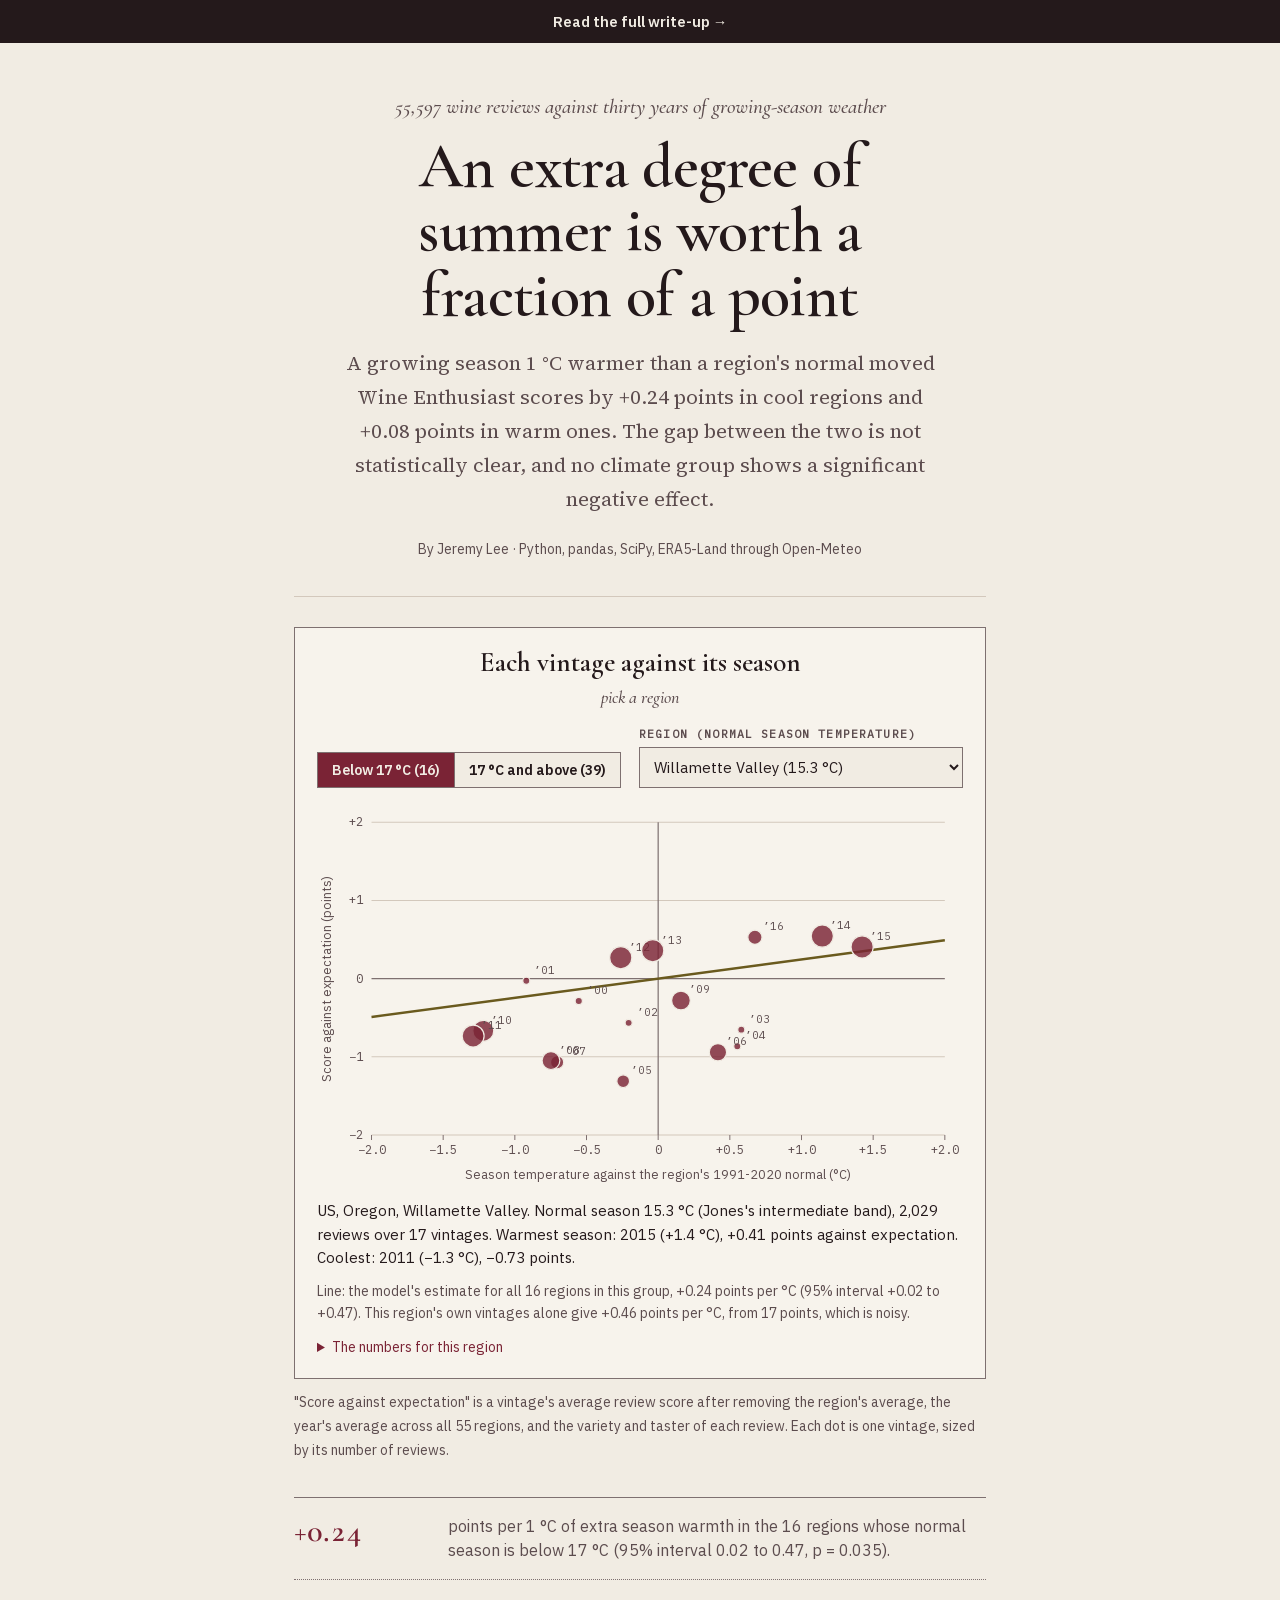
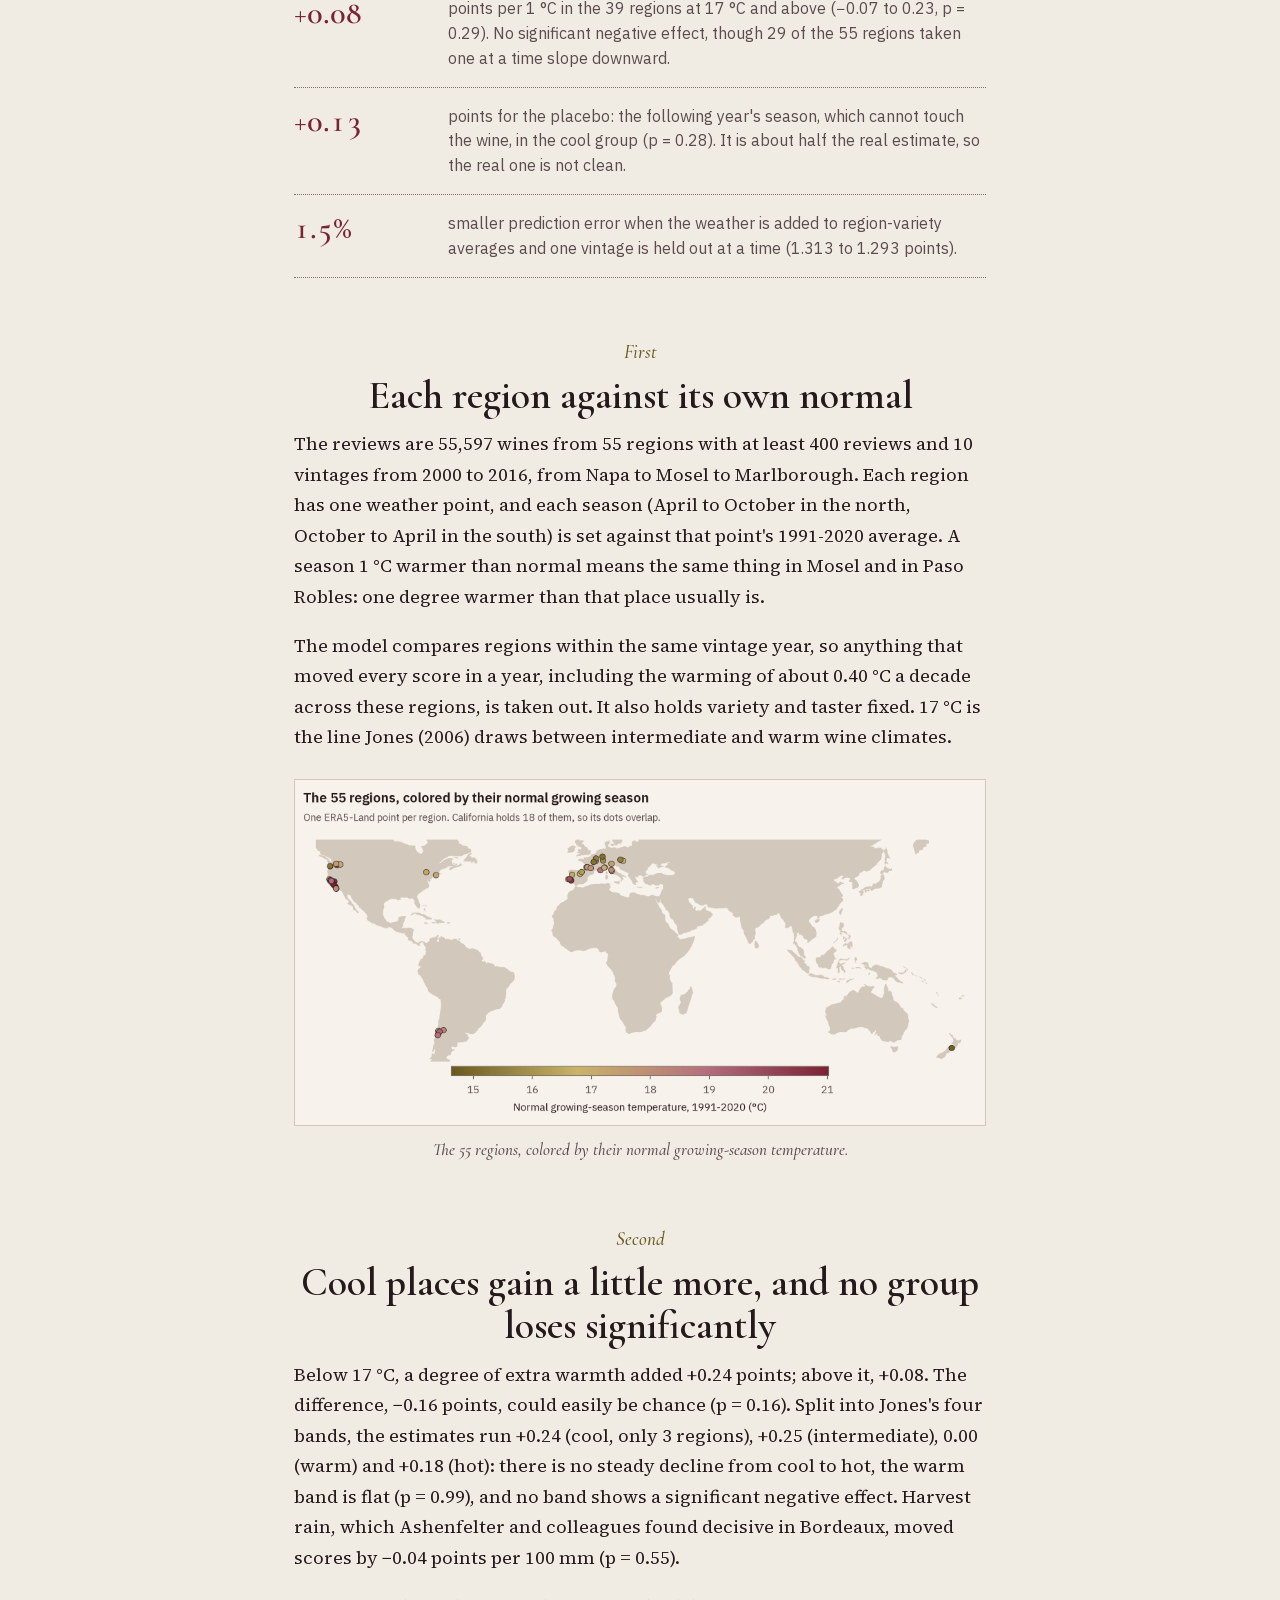
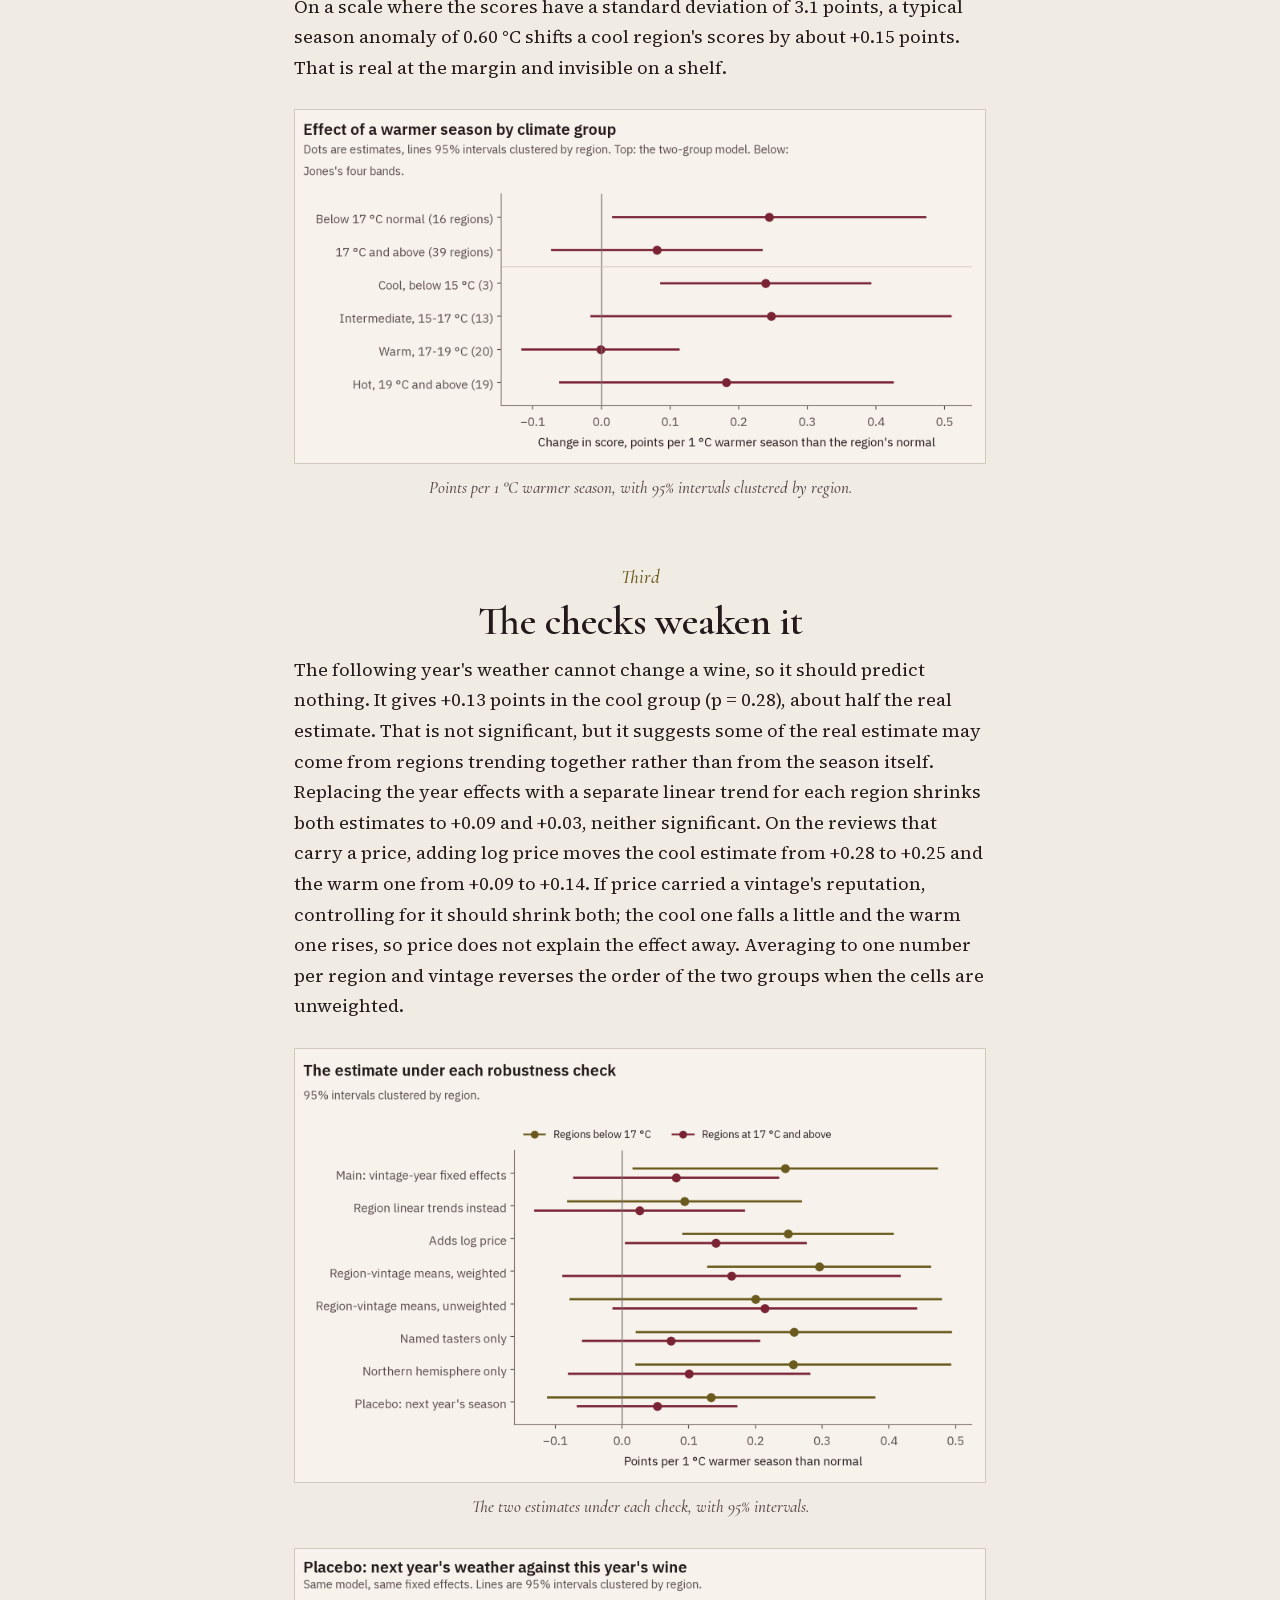
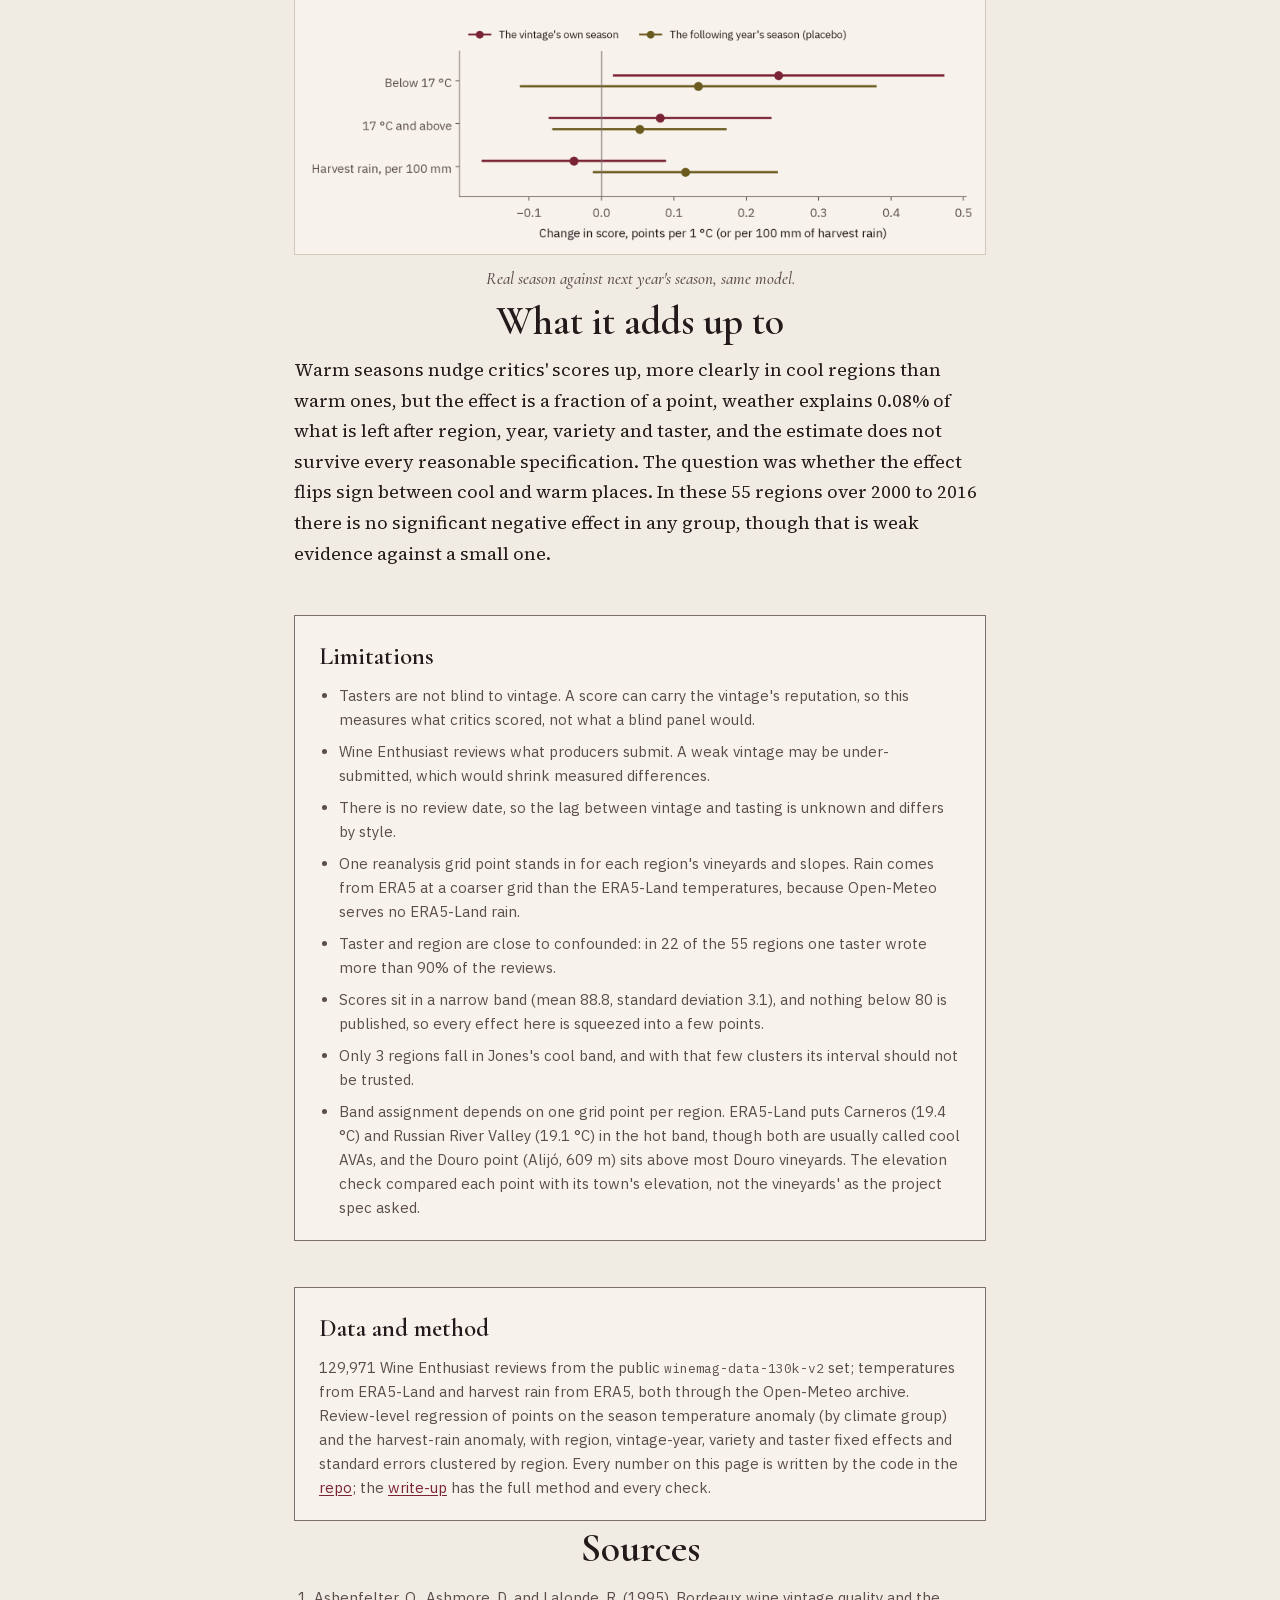
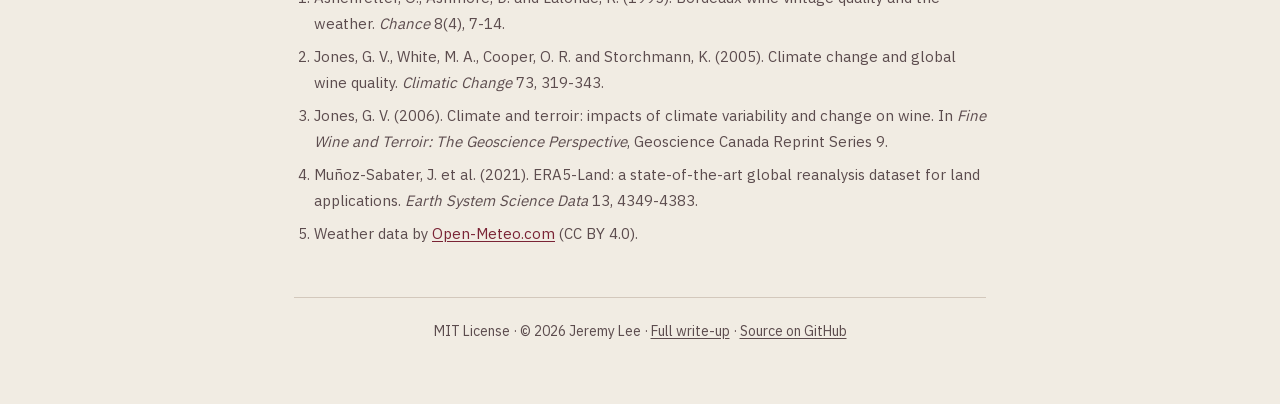
<file: index.html>
<!DOCTYPE html>
<html lang="en">
<head>
<meta charset="utf-8"/>
<meta name="viewport" content="width=device-width, initial-scale=1"/>
<title>Vintage Heat: does a hot growing season make better wine?</title>
<meta name="description" content="55,597 Wine Enthusiast reviews from 55 regions joined to ERA5-Land growing-season weather. A season 1 °C warmer than normal moved scores by +0.24 points in cool regions and +0.08 in warm ones." />
<link rel="icon" href="data:,">
<meta property="og:title" content="Vintage Heat" />
<meta property="og:description" content="Does a hot growing season make better wine, or only in cool places? 55,597 reviews, 55 regions, 30 years of weather." />
<meta property="og:type" content="website" />
<meta property="og:url" content="https://lyhjeremy.github.io/vintage-heat/" />
<meta property="og:image" content="https://lyhjeremy.github.io/vintage-heat/og.png" />
<meta property="og:image:width" content="1200" />
<meta property="og:image:height" content="630" />
<meta property="og:image:alt" content="Vintage Heat" />
<meta name="twitter:card" content="summary_large_image" />
<link rel="stylesheet" href="assets/family.css" />
<link rel="stylesheet" href="assets/page.css" />
<link rel="stylesheet" href="assets/explorer.css" />
</head>
<body>
<a href="overview/" data-overview-link class="bar">Read the full write-up&nbsp;&rarr;</a>

<div class="wrap">
  <header>
    <p class="house">55,597 wine reviews against thirty years of growing-season weather</p>
    <h1>An extra degree of summer is worth a fraction of a point</h1>
    <p class="lede">A growing season 1 °C warmer than a region's normal moved Wine Enthusiast scores by +0.24 points in cool regions and +0.08 points in warm ones. The gap between the two is not statistically clear, and no climate group shows a significant negative effect.</p>
    <p class="byline">By Jeremy Lee · Python, pandas, SciPy, ERA5-Land through Open-Meteo</p>
  </header>

  <section class="explorer" data-explorer data-src="assets/data.json" aria-labelledby="ex-h">
    <h2 id="ex-h">Each vintage against its season</h2>
    <p class="ex-sub">pick a region</p>
    <div class="ex-skeleton" aria-hidden="true"></div>
    <div class="ex-body" hidden>
      <div class="ex-controls">
        <div class="ex-seg" role="group" aria-label="Climate group">
          <button type="button" data-group="cool" aria-pressed="true">Below 17 °C (16)</button>
          <button type="button" data-group="warm" aria-pressed="false">17 °C and above (39)</button>
        </div>
        <div class="ex-pick">
          <label for="ex-region">Region (normal season temperature)</label>
          <select id="ex-region"></select>
        </div>
      </div>
      <div class="ex-chart"></div>
      <div class="ex-read" aria-live="polite"></div>
      <details class="ex-table">
        <summary>The numbers for this region</summary>
        <div class="wrap-x"><table>
          <thead><tr><th>Vintage</th><th class="num">Season vs normal, °C</th><th class="num">Score vs expected</th><th class="num">Mean score</th><th class="num">Reviews</th></tr></thead>
          <tbody></tbody>
        </table></div>
      </details>
    </div>
    <noscript><p>The explorer needs JavaScript. The figures below show the same results.</p></noscript>
  </section>
  <p class="byline" style="margin-top:12px">"Score against expectation" is a vintage's average review score after removing the region's average, the year's average across all 55 regions, and the variety and taster of each review. Each dot is one vintage, sized by its number of reviews.</p>

  <ol class="findings">
    <li><div class="n">+0.24</div><p>points per 1 °C of extra season warmth in the 16 regions whose normal season is below 17 °C (95% interval 0.02 to 0.47, p = 0.035).</p></li>
    <li><div class="n">+0.08</div><p>points per 1 °C in the 39 regions at 17 °C and above (−0.07 to 0.23, p = 0.29). No significant negative effect, though 29 of the 55 regions taken one at a time slope downward.</p></li>
    <li><div class="n">+0.13</div><p>points for the placebo: the following year's season, which cannot touch the wine, in the cool group (p = 0.28). It is about half the real estimate, so the real one is not clean.</p></li>
    <li><div class="n">1.5%</div><p>smaller prediction error when the weather is added to region-variety averages and one vintage is held out at a time (1.313 to 1.293 points).</p></li>
  </ol>

  <p class="course">First</p>
  <h2>Each region against its own normal</h2>
  <p>The reviews are 55,597 wines from 55 regions with at least 400 reviews and 10 vintages from 2000 to 2016, from Napa to Mosel to Marlborough. Each region has one weather point, and each season (April to October in the north, October to April in the south) is set against that point's 1991-2020 average. A season 1 °C warmer than normal means the same thing in Mosel and in Paso Robles: one degree warmer than that place usually is.</p>
  <p>The model compares regions within the same vintage year, so anything that moved every score in a year, including the warming of about 0.40 °C a decade across these regions, is taken out. It also holds variety and taster fixed. 17 °C is the line Jones (2006) draws between intermediate and warm wine climates.</p>
  <figure><img src="figures/04_map.png" width="2000" height="1000" alt="World map of the 55 regions, most in California, Oregon and Washington and in western Europe, with a few in Chile, Argentina, South Africa and New Zealand. Normal seasons run from 14.6 °C in Dundee Hills to 21.0 °C in Santa Lucia Highlands."><figcaption>The 55 regions, colored by their normal growing-season temperature.</figcaption></figure>

  <p class="course">Second</p>
  <h2>Cool places gain a little more, and no group loses significantly</h2>
  <p>Below 17 °C, a degree of extra warmth added +0.24 points; above it, +0.08. The difference, −0.16 points, could easily be chance (p = 0.16). Split into Jones's four bands, the estimates run +0.24 (cool, only 3 regions), +0.25 (intermediate), 0.00 (warm) and +0.18 (hot): there is no steady decline from cool to hot, the warm band is flat (p = 0.99), and no band shows a significant negative effect. Harvest rain, which Ashenfelter and colleagues found decisive in Bordeaux, moved scores by −0.04 points per 100 mm (p = 0.55).</p>
  <p>On a scale where the scores have a standard deviation of 3.1 points, a typical season anomaly of 0.60 °C shifts a cool region's scores by about +0.15 points. That is real at the margin and invisible on a shelf.</p>
  <figure><img src="figures/02_band_effects.png" width="1720" height="880" alt="Dot and interval chart: +0.24 points per degree below 17 °C with an interval just above zero, +0.08 above 17 °C with an interval spanning zero, and four Jones bands whose intervals mostly span zero."><figcaption>Points per 1 °C warmer season, with 95% intervals clustered by region.</figcaption></figure>

  <p class="course">Third</p>
  <h2>The checks weaken it</h2>
  <p>The following year's weather cannot change a wine, so it should predict nothing. It gives +0.13 points in the cool group (p = 0.28), about half the real estimate. That is not significant, but it suggests some of the real estimate may come from regions trending together rather than from the season itself. Replacing the year effects with a separate linear trend for each region shrinks both estimates to +0.09 and +0.03, neither significant. On the reviews that carry a price, adding log price moves the cool estimate from +0.28 to +0.25 and the warm one from +0.09 to +0.14. If price carried a vintage's reputation, controlling for it should shrink both; the cool one falls a little and the warm one rises, so price does not explain the effect away. Averaging to one number per region and vintage reverses the order of the two groups when the cells are unweighted.</p>
  <figure><img src="figures/05_robustness.png" width="1720" height="1080" alt="Estimates for both groups under eight specifications. The cool-group estimate is positive in all of them, but its interval crosses zero under region trends, unweighted cell means and the placebo; the warm-group interval crosses zero in seven of eight."><figcaption>The two estimates under each check, with 95% intervals.</figcaption></figure>
  <figure><img src="figures/03_placebo.png" width="1720" height="760" alt="The vintage's own season against the following year's season. The placebo estimates are smaller but not zero, and all their intervals span zero."><figcaption>Real season against next year's season, same model.</figcaption></figure>

  <h2>What it adds up to</h2>
  <p>Warm seasons nudge critics' scores up, more clearly in cool regions than warm ones, but the effect is a fraction of a point, weather explains 0.08% of what is left after region, year, variety and taster, and the estimate does not survive every reasonable specification. The question was whether the effect flips sign between cool and warm places. In these 55 regions over 2000 to 2016 there is no significant negative effect in any group, though that is weak evidence against a small one.</p>

  <div class="box">
    <h3>Limitations</h3>
    <ul>
      <li>Tasters are not blind to vintage. A score can carry the vintage's reputation, so this measures what critics scored, not what a blind panel would.</li>
      <li>Wine Enthusiast reviews what producers submit. A weak vintage may be under-submitted, which would shrink measured differences.</li>
      <li>There is no review date, so the lag between vintage and tasting is unknown and differs by style.</li>
      <li>One reanalysis grid point stands in for each region's vineyards and slopes. Rain comes from ERA5 at a coarser grid than the ERA5-Land temperatures, because Open-Meteo serves no ERA5-Land rain.</li>
      <li>Taster and region are close to confounded: in 22 of the 55 regions one taster wrote more than 90% of the reviews.</li>
      <li>Scores sit in a narrow band (mean 88.8, standard deviation 3.1), and nothing below 80 is published, so every effect here is squeezed into a few points.</li>
      <li>Only 3 regions fall in Jones's cool band, and with that few clusters its interval should not be trusted.</li>
      <li>Band assignment depends on one grid point per region. ERA5-Land puts Carneros (19.4 °C) and Russian River Valley (19.1 °C) in the hot band, though both are usually called cool AVAs, and the Douro point (Alijó, 609 m) sits above most Douro vineyards. The elevation check compared each point with its town's elevation, not the vineyards' as the project spec asked.</li>
    </ul>
  </div>

  <div class="box">
    <h3>Data and method</h3>
    <p>129,971 Wine Enthusiast reviews from the public <code>winemag-data-130k-v2</code> set; temperatures from ERA5-Land and harvest rain from ERA5, both through the Open-Meteo archive. Review-level regression of points on the season temperature anomaly (by climate group) and the harvest-rain anomaly, with region, vintage-year, variety and taster fixed effects and standard errors clustered by region. Every number on this page is written by the code in the <a href="https://github.com/lyhjeremy/vintage-heat">repo</a>; the <a href="overview/">write-up</a> has the full method and every check.</p>
  </div>

  <h2>Sources</h2>
  <ol class="refs">
    <li>Ashenfelter, O., Ashmore, D. and Lalonde, R. (1995). Bordeaux wine vintage quality and the weather. <i>Chance</i> 8(4), 7-14.</li>
    <li>Jones, G. V., White, M. A., Cooper, O. R. and Storchmann, K. (2005). Climate change and global wine quality. <i>Climatic Change</i> 73, 319-343.</li>
    <li>Jones, G. V. (2006). Climate and terroir: impacts of climate variability and change on wine. In <i>Fine Wine and Terroir: The Geoscience Perspective</i>, Geoscience Canada Reprint Series 9.</li>
    <li>Muñoz-Sabater, J. et al. (2021). ERA5-Land: a state-of-the-art global reanalysis dataset for land applications. <i>Earth System Science Data</i> 13, 4349-4383.</li>
    <li>Weather data by <a href="https://open-meteo.com/">Open-Meteo.com</a> (CC BY 4.0).</li>
  </ol>

  <footer>MIT License · © 2026 Jeremy Lee · <a href="overview/">Full write-up</a> · <a href="https://github.com/lyhjeremy/vintage-heat">Source on GitHub</a></footer>
</div>
<script src="assets/explorer.js"></script>
</body>
</html>
</file>
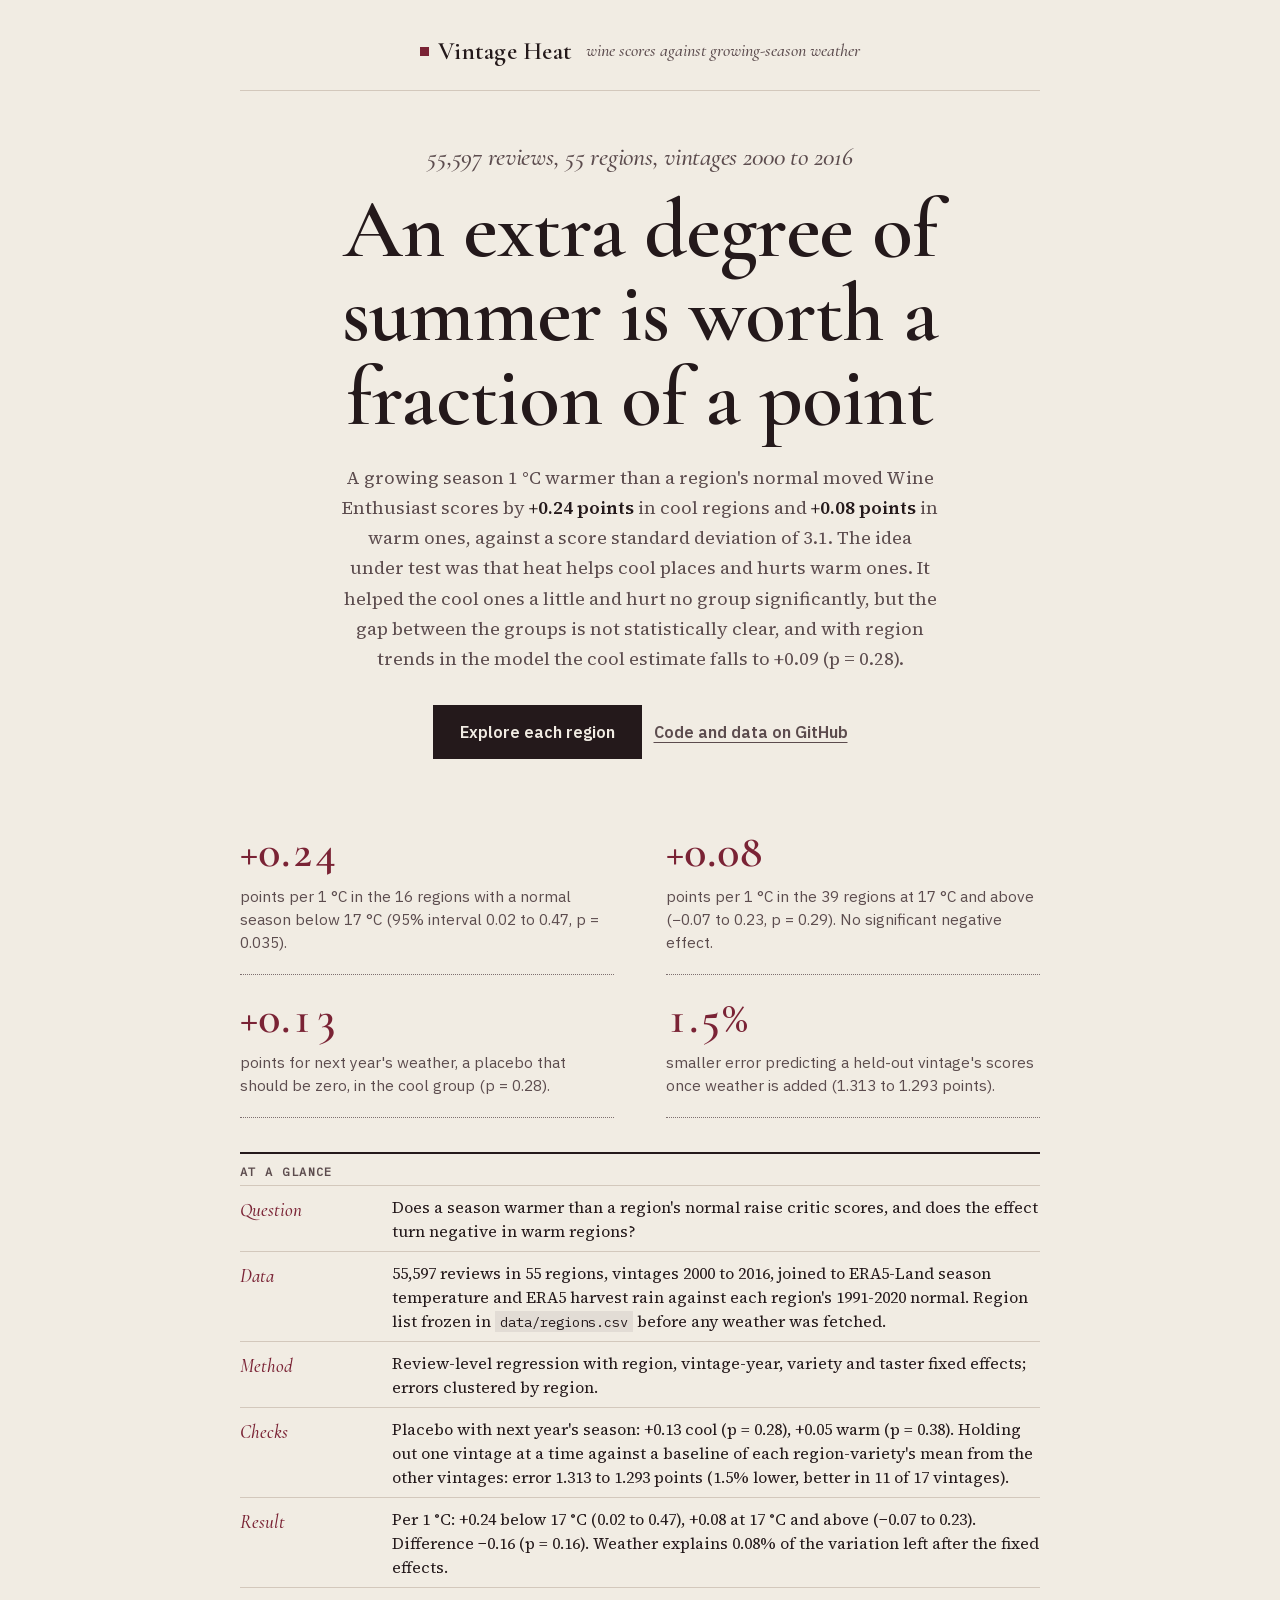
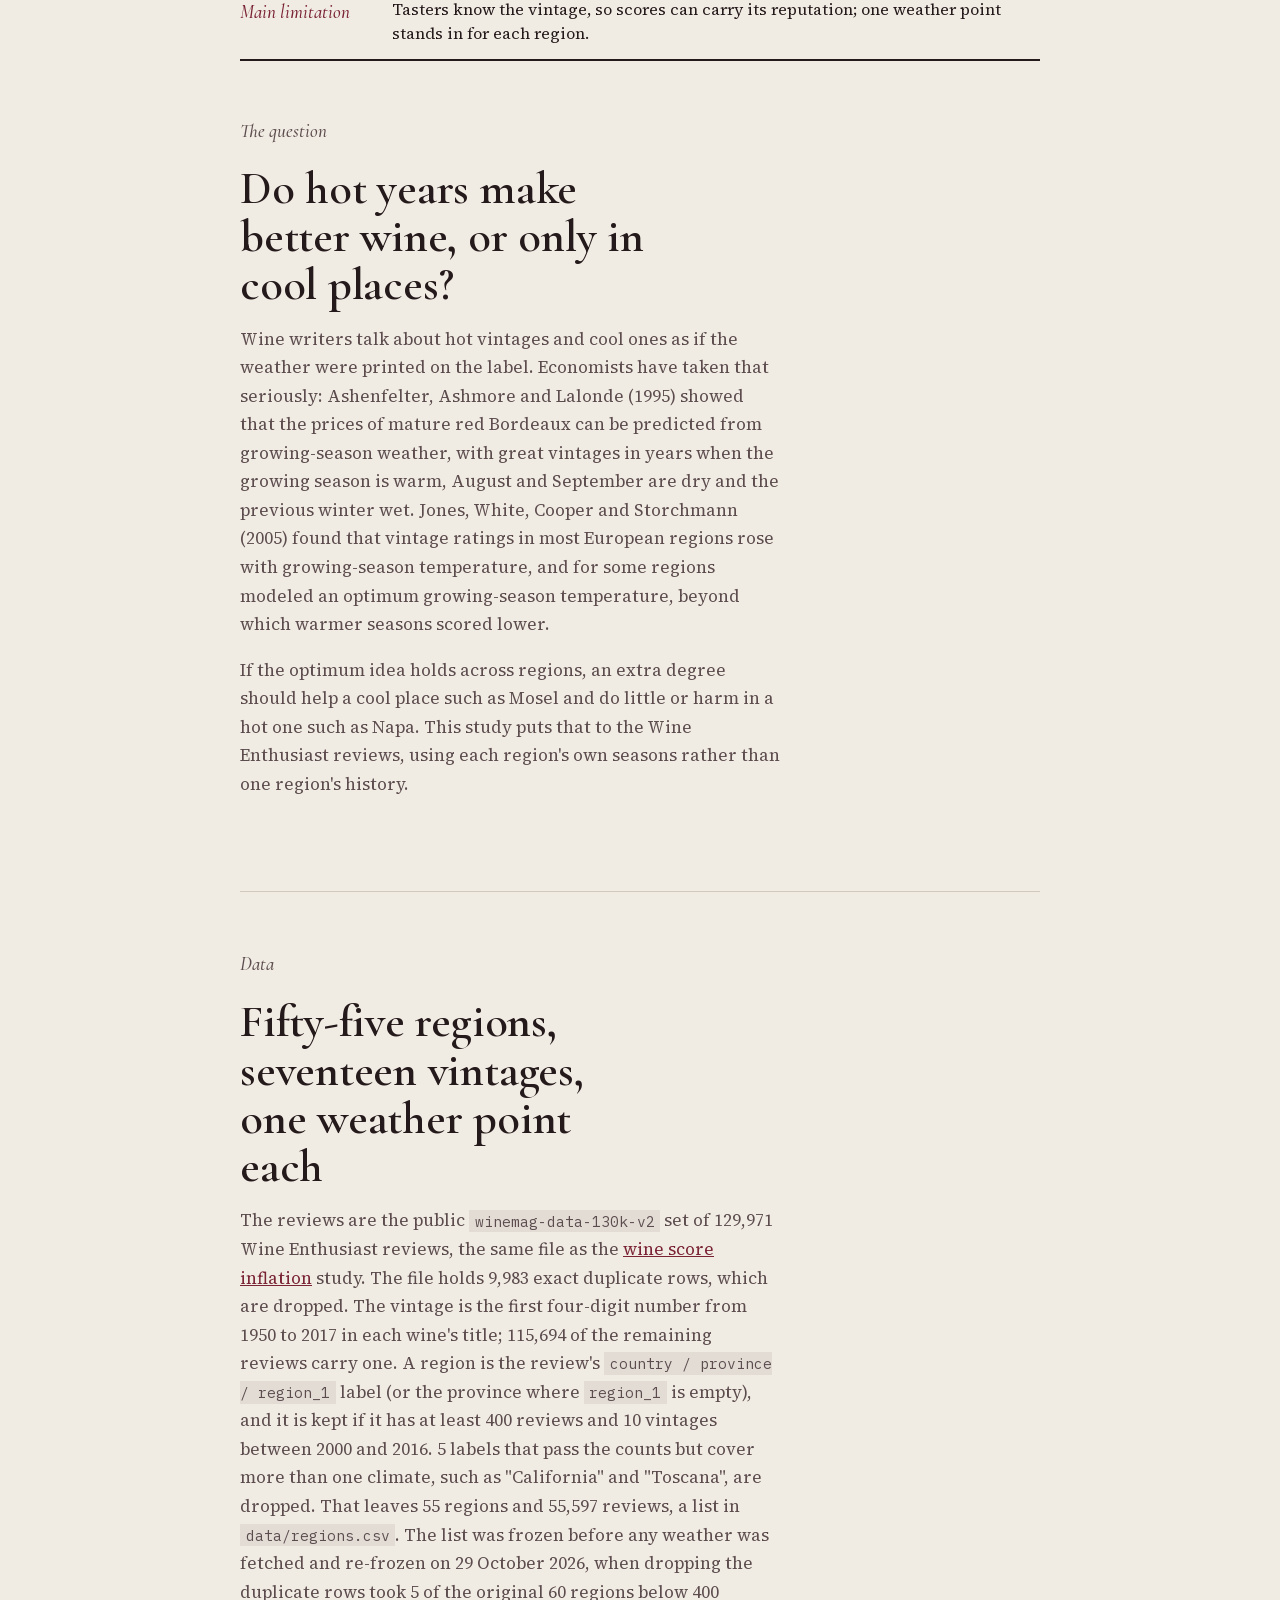
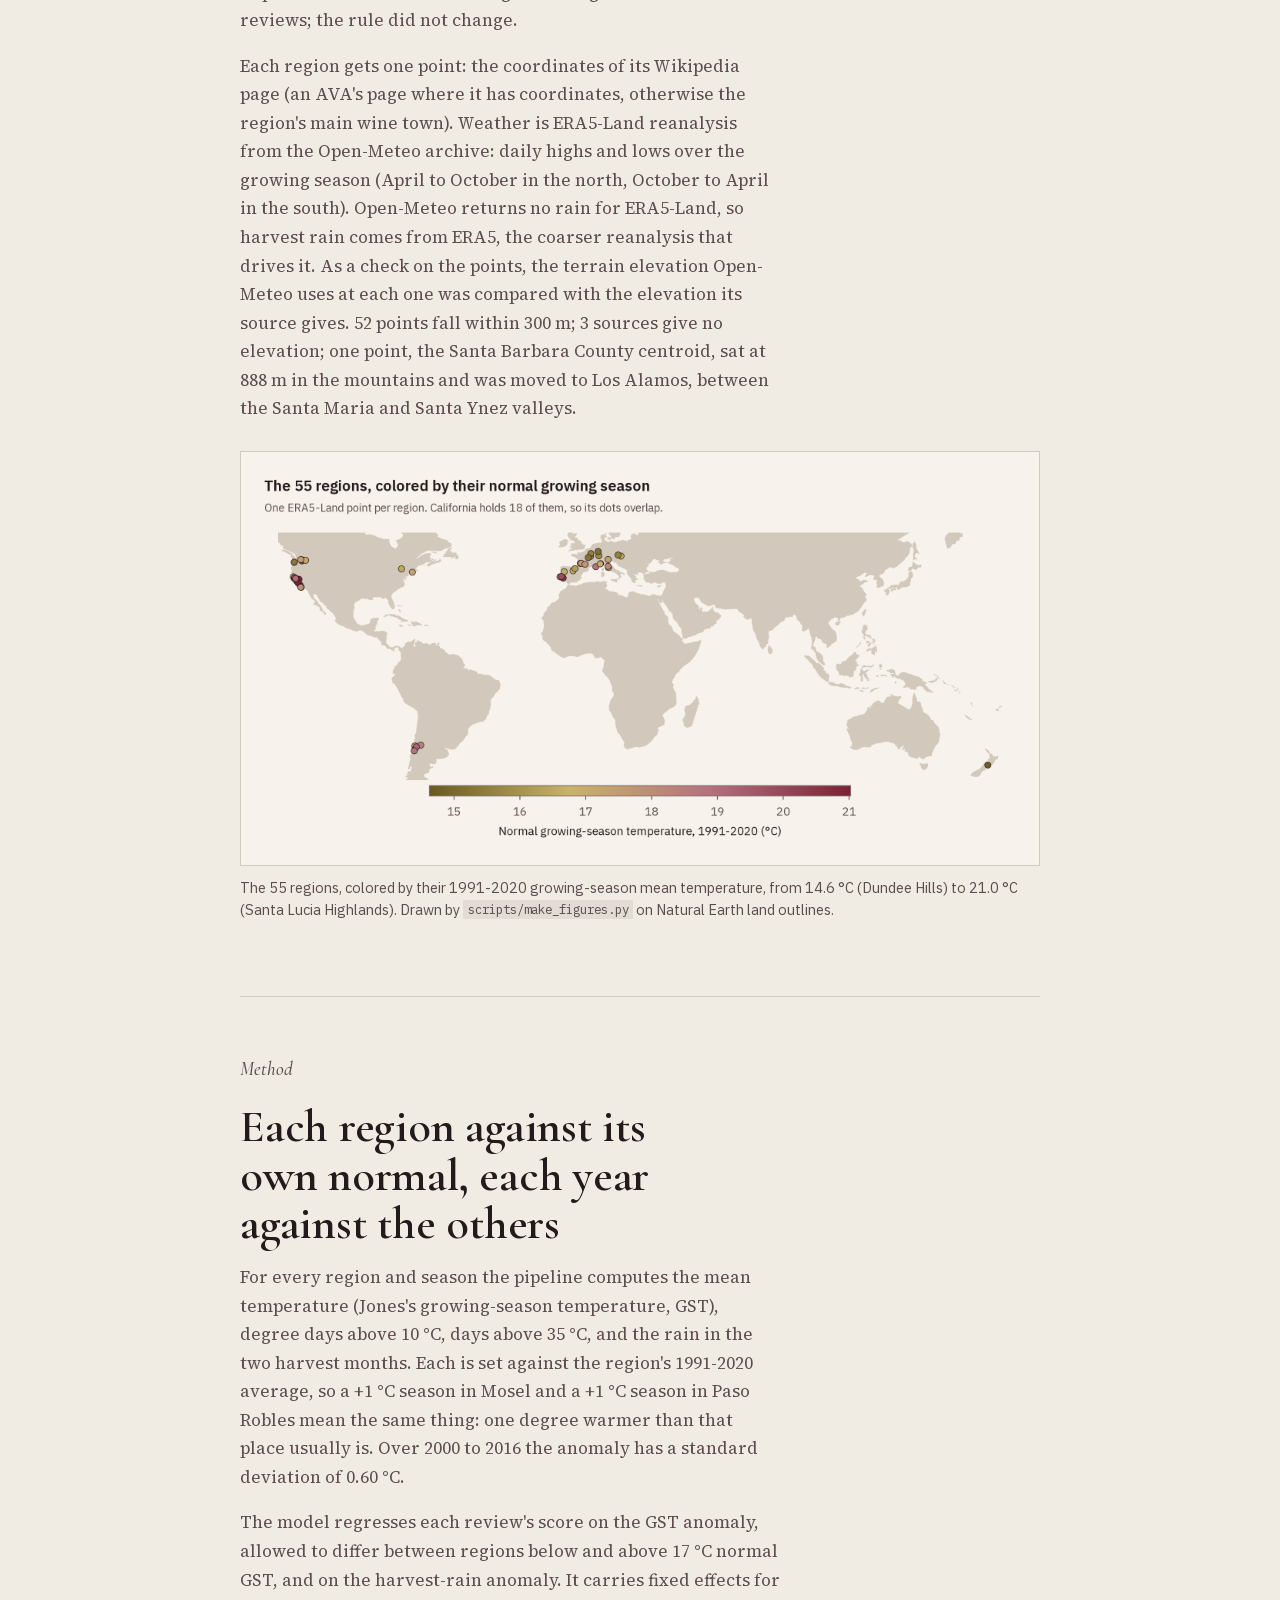
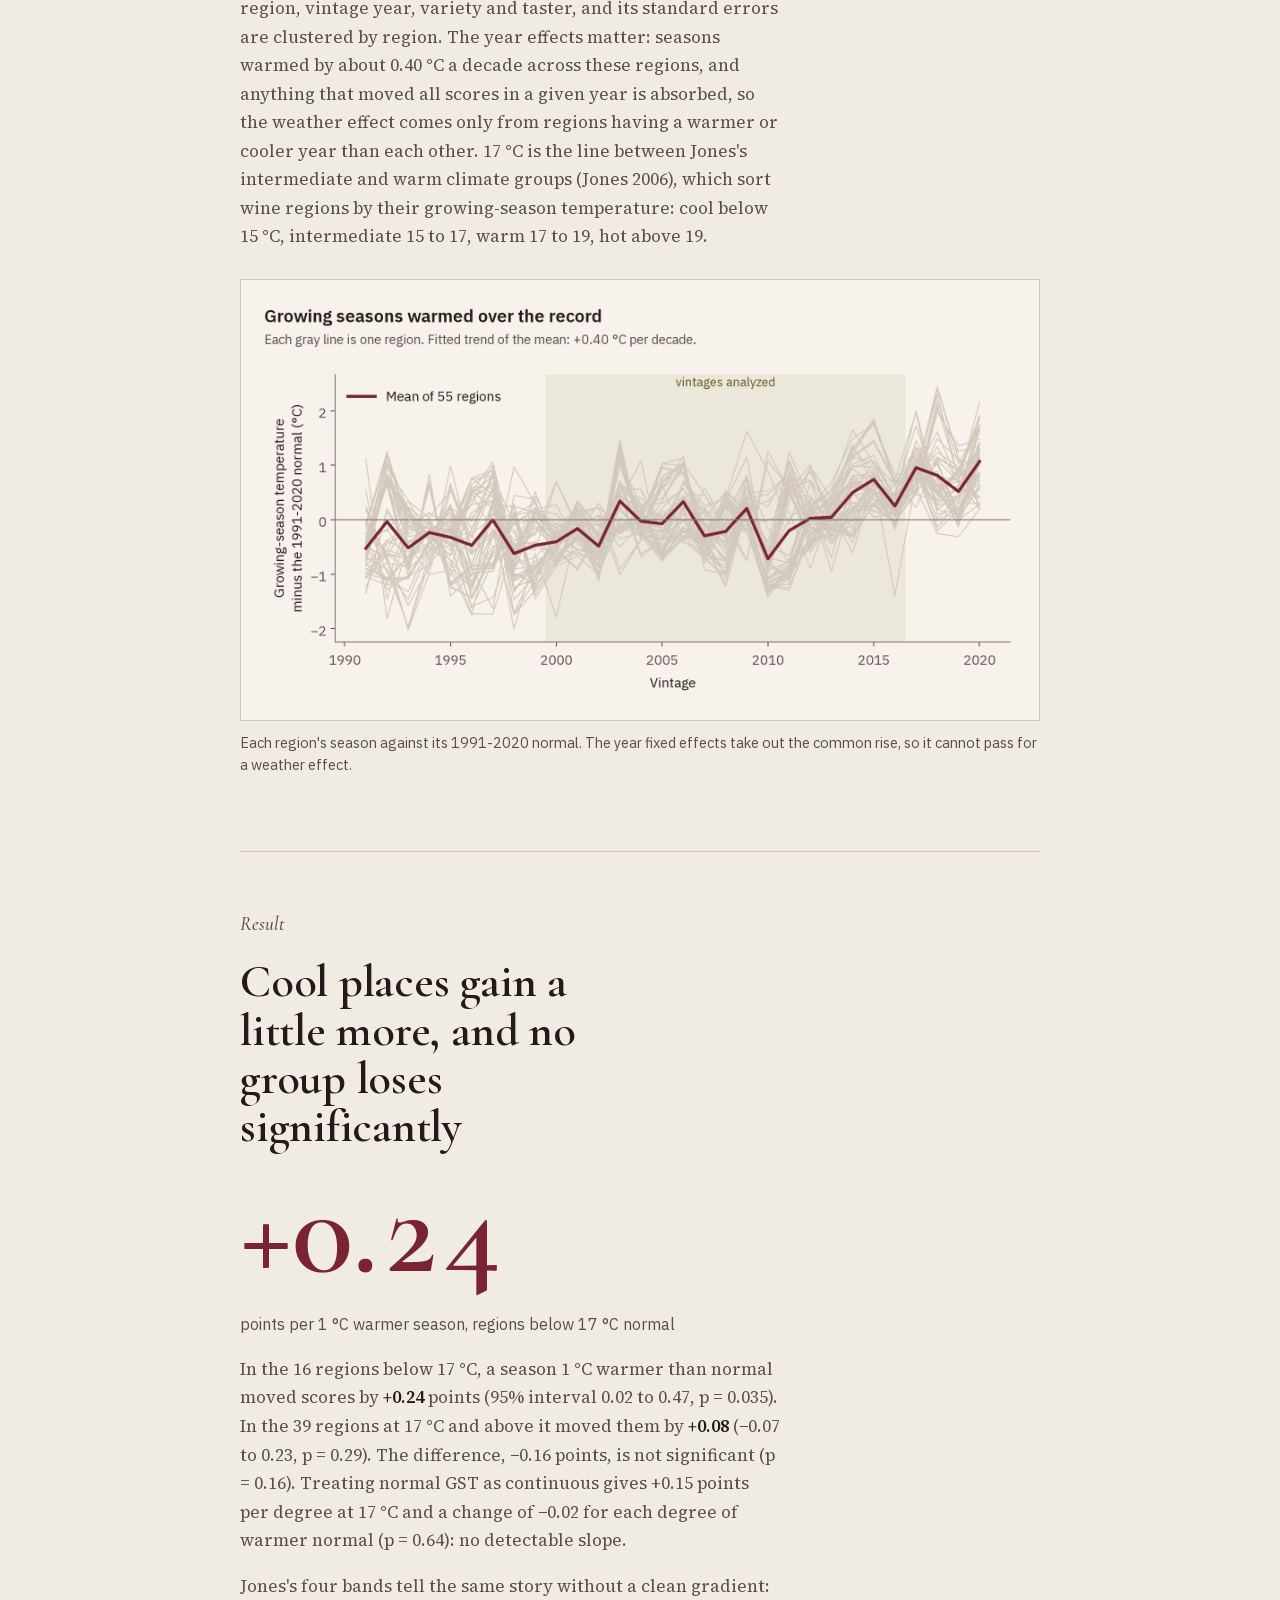
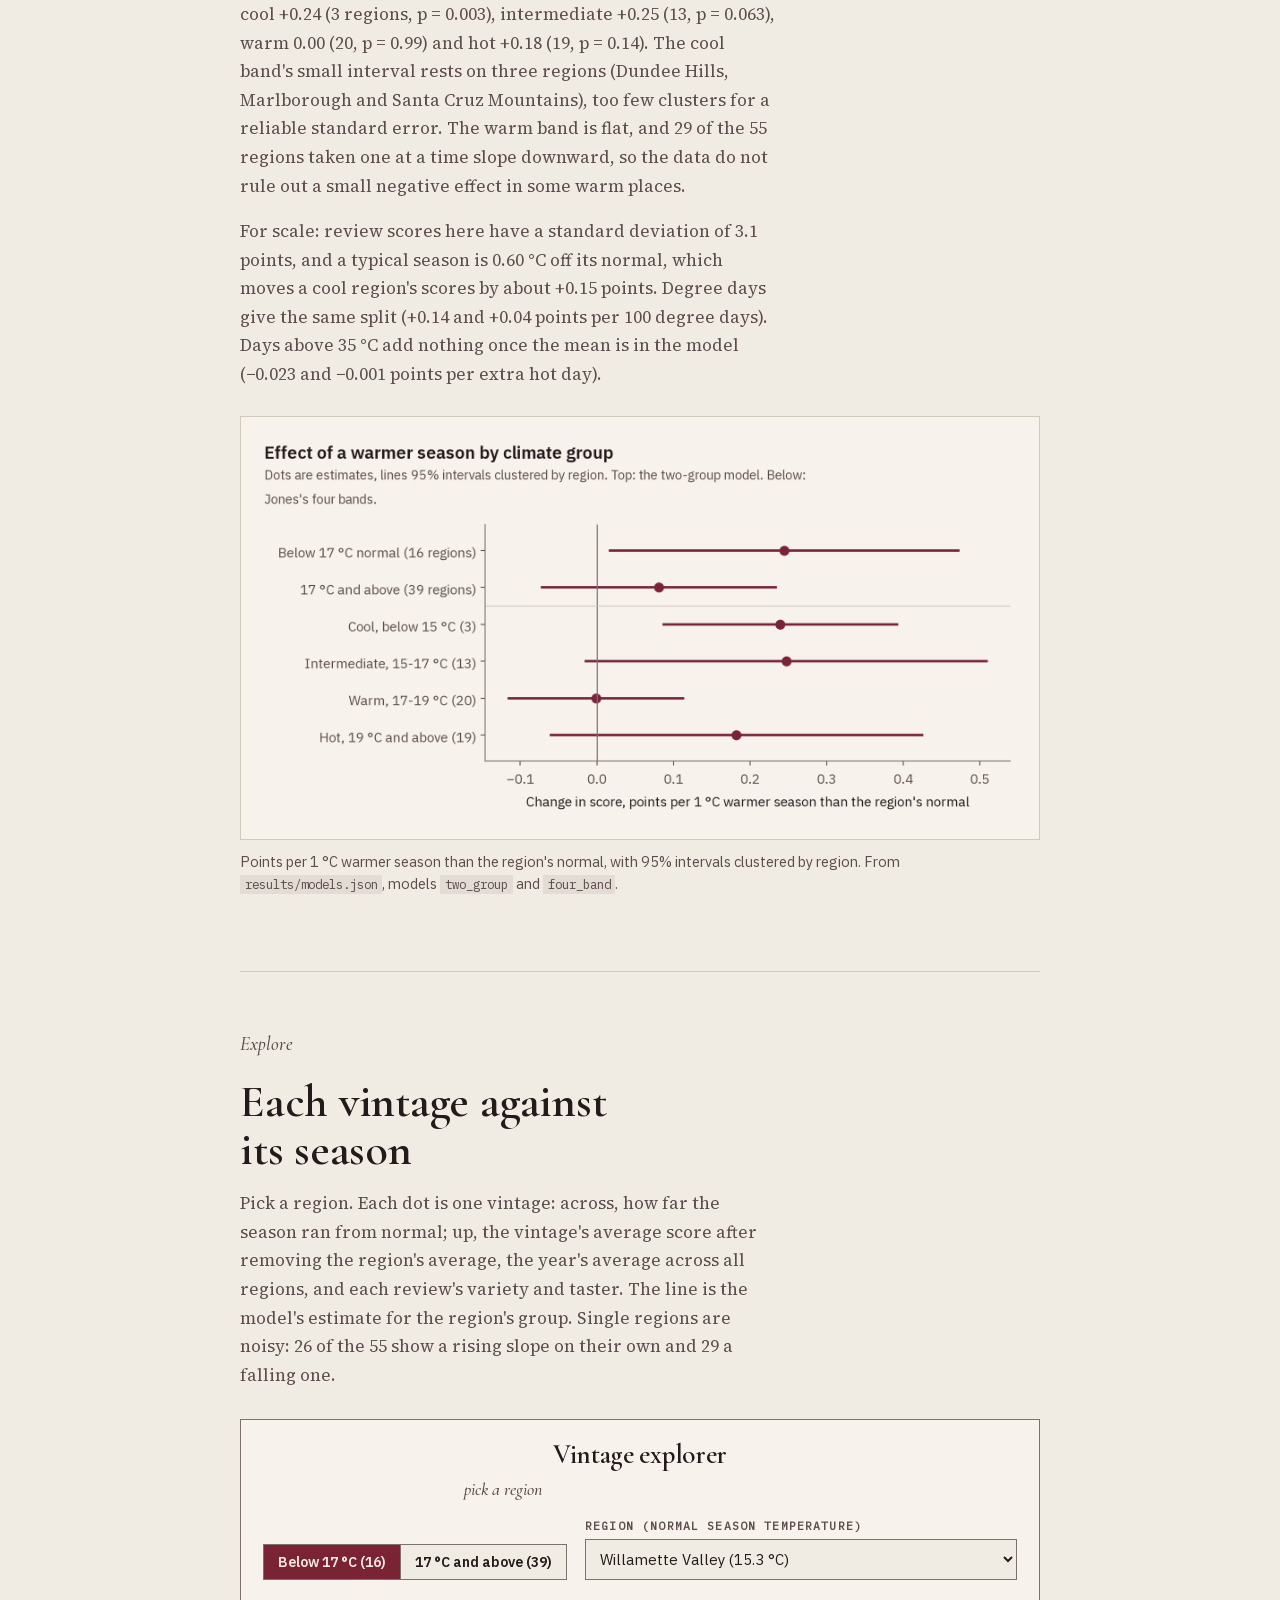
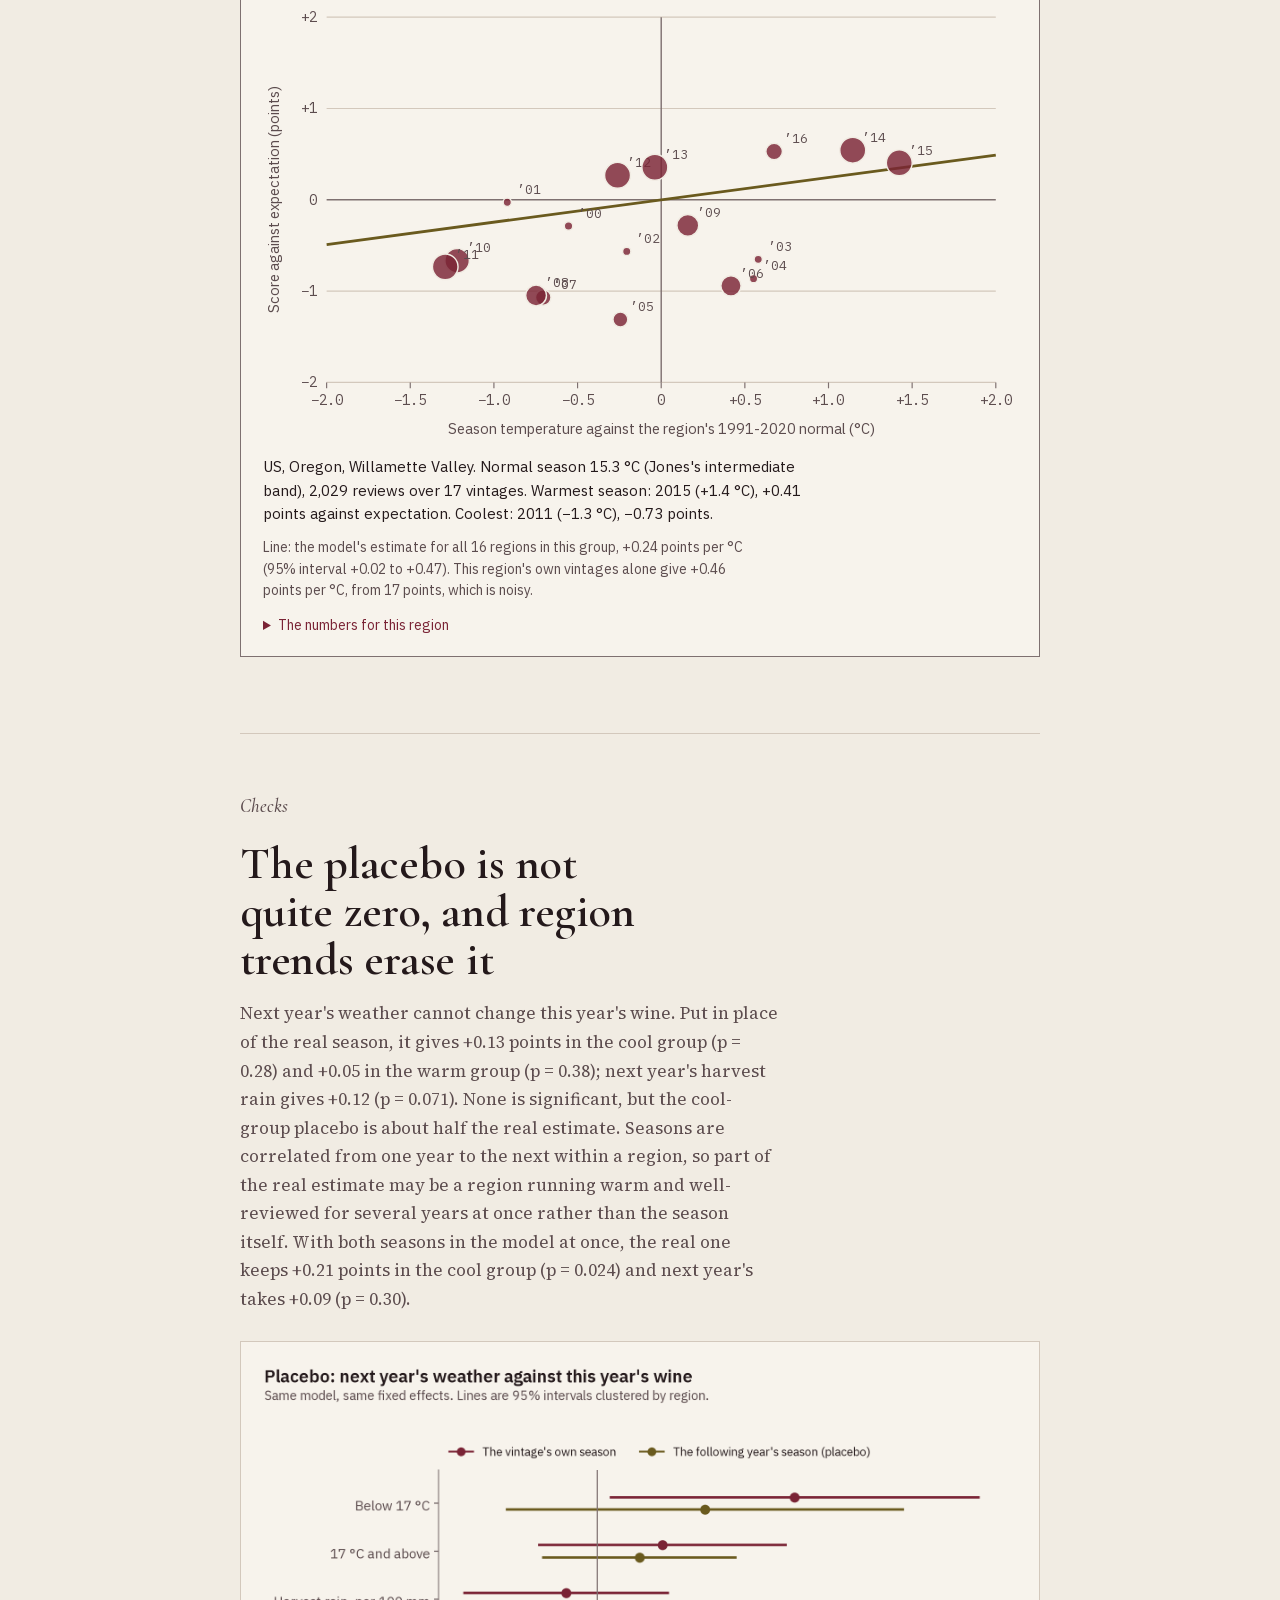
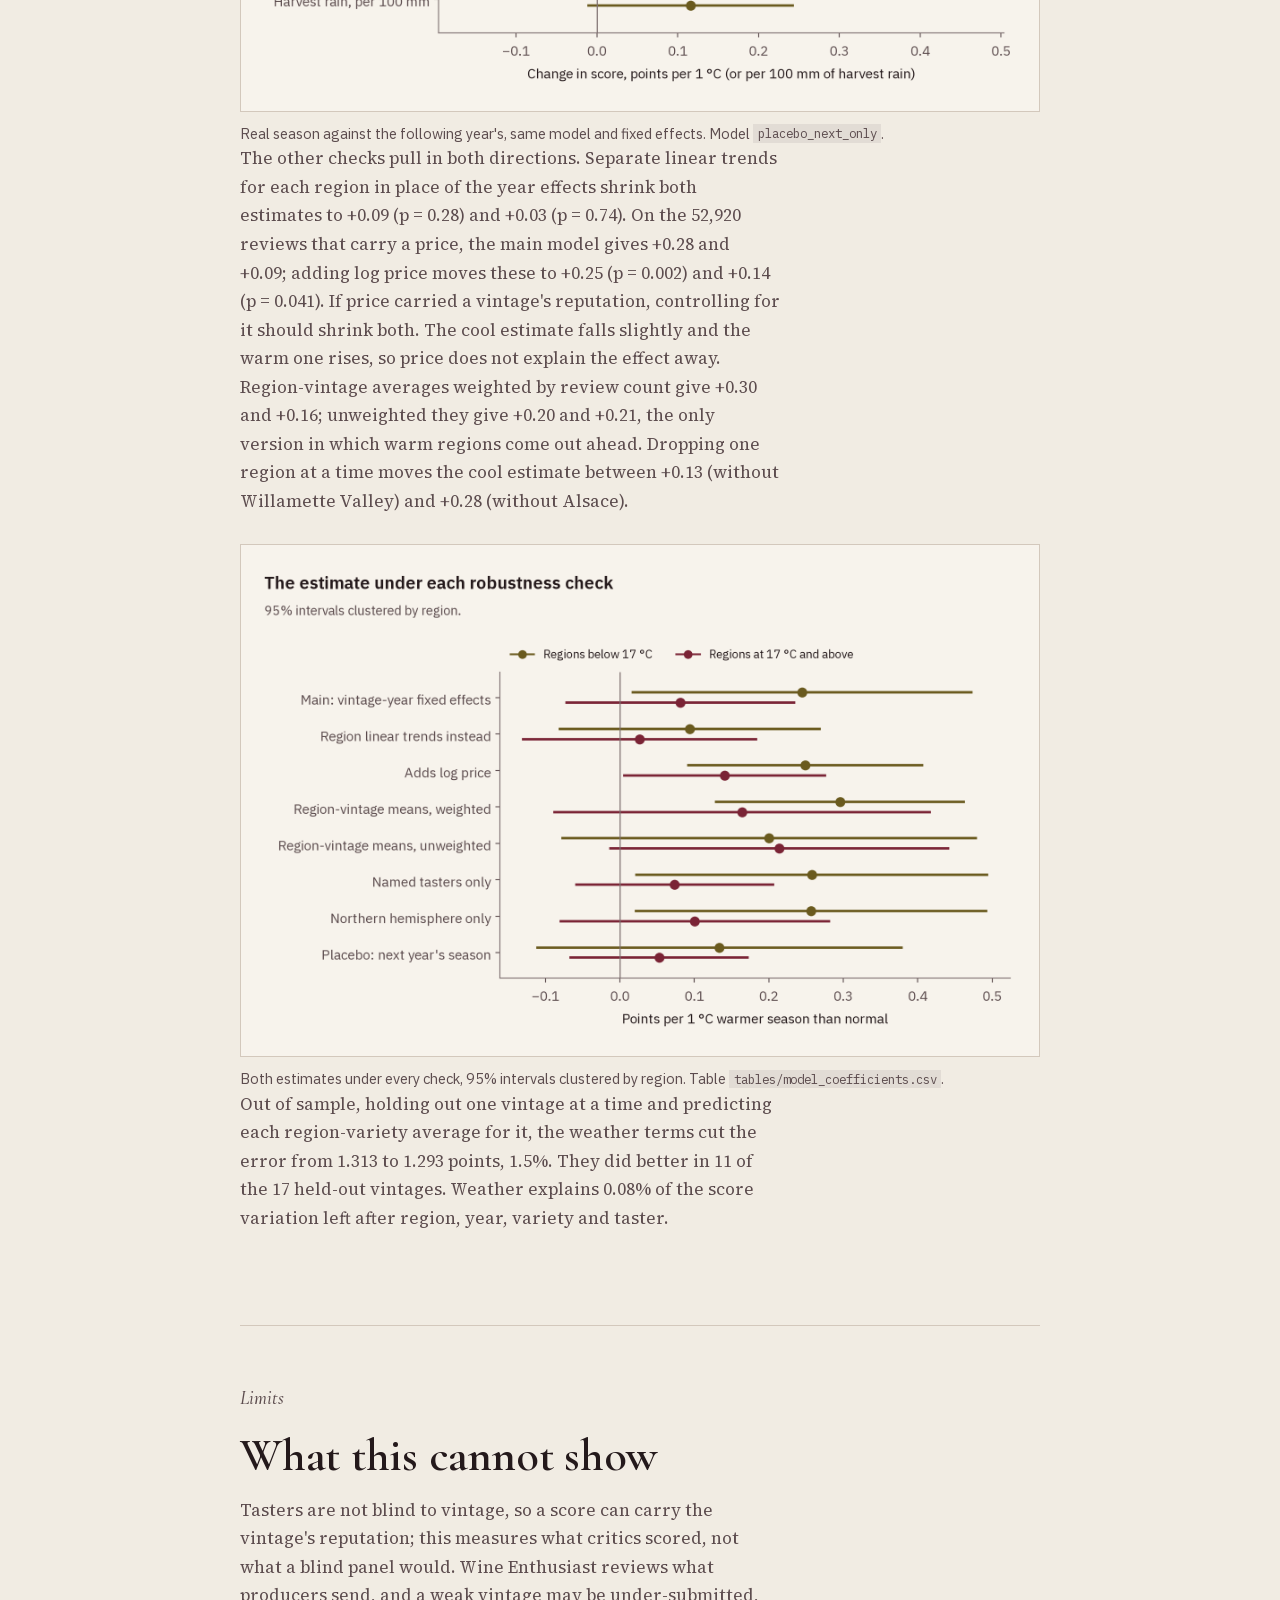
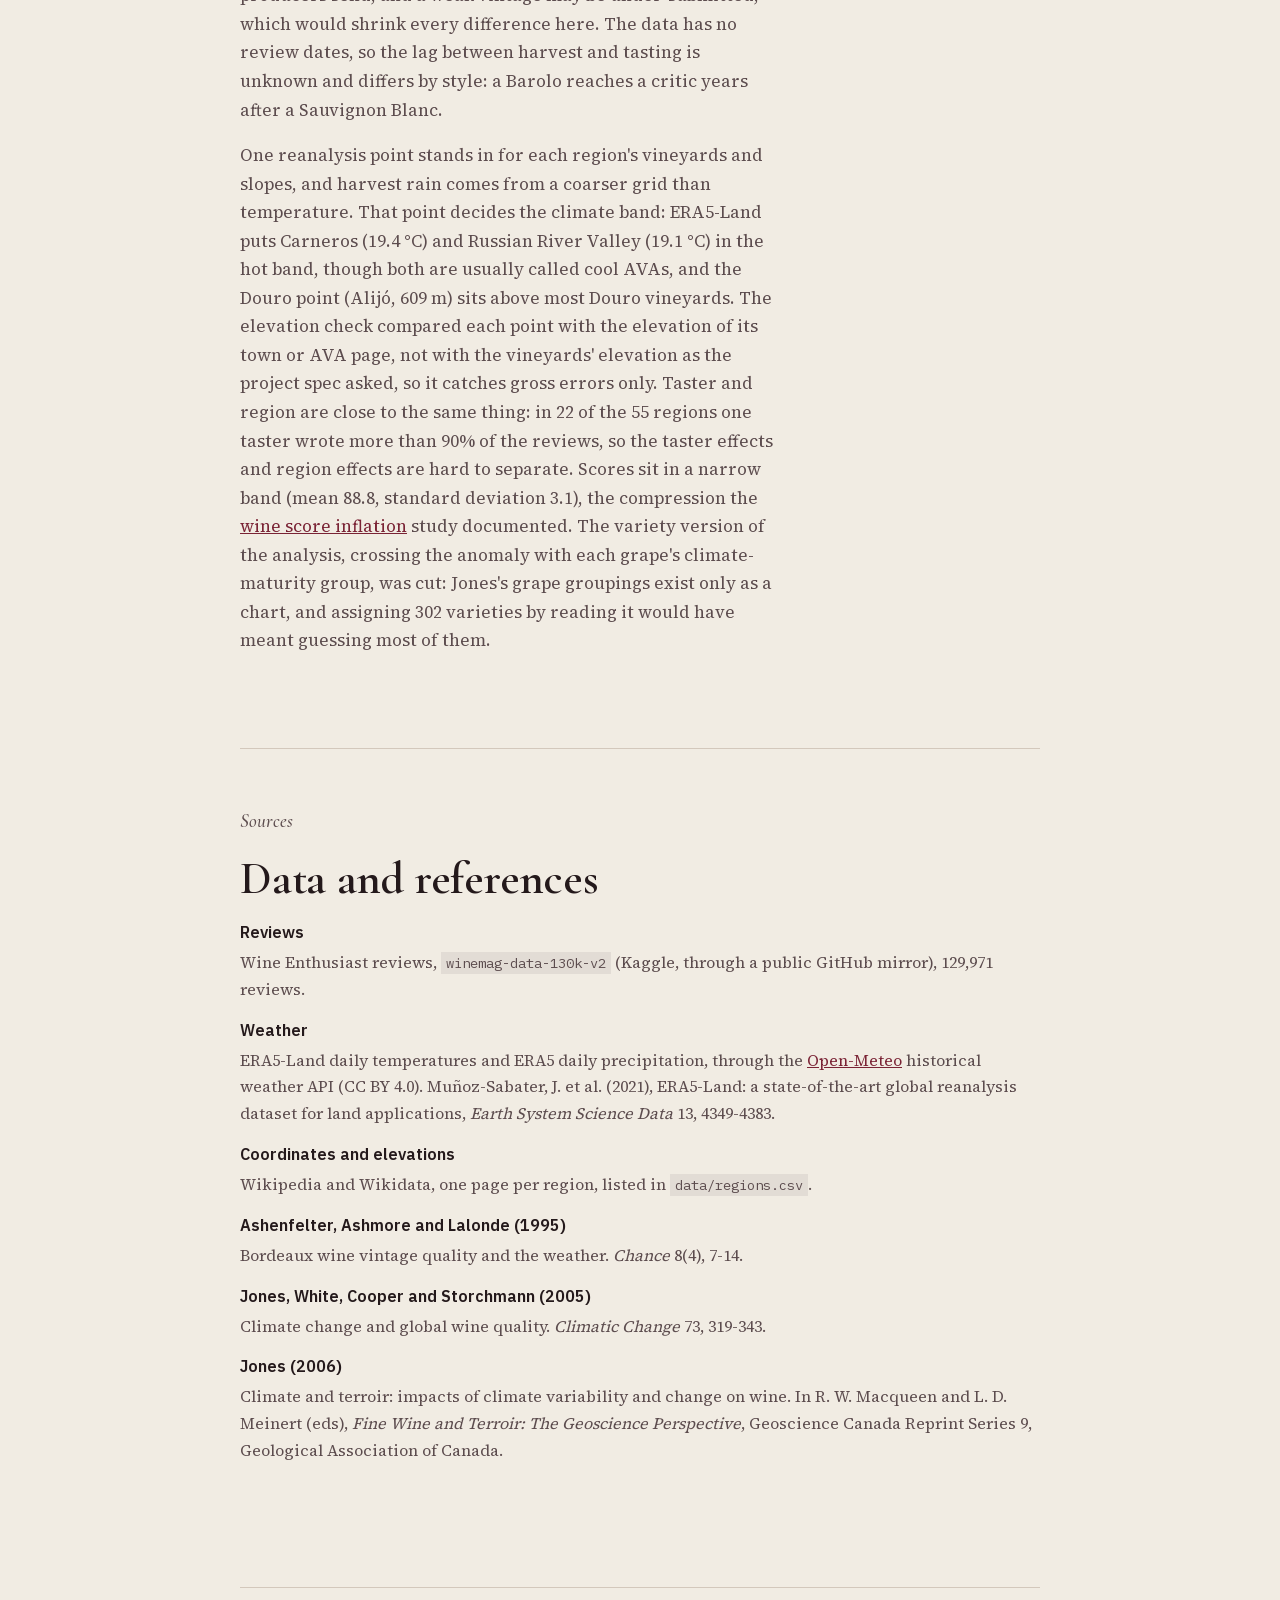
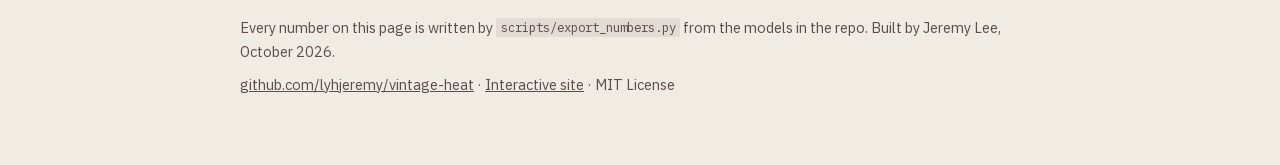
<file: overview/index.html>
<!doctype html>
<html lang="en">
<head>
<meta charset="utf-8" />
<meta name="viewport" content="width=device-width, initial-scale=1, viewport-fit=cover" />
<title>Vintage Heat: does a hot growing season make better wine?</title>
<meta name="description" content="55,597 Wine Enthusiast reviews from 55 regions joined to ERA5-Land growing-season weather. A season 1 °C warmer than the region's normal moved scores by +0.24 points in cool regions and +0.08 in warm ones; no group showed a significant negative effect." />
<meta name="theme-color" content="#F1ECE3" />
<meta property="og:title" content="Vintage Heat" />
<meta property="og:description" content="Does a hot growing season make better wine, or only in cool places? 55,597 reviews, 55 regions, thirty years of weather." />
<meta property="og:type" content="article" />
<meta property="og:url" content="https://lyhjeremy.github.io/vintage-heat/overview/" />
<meta property="og:image" content="https://lyhjeremy.github.io/vintage-heat/og.png" />
<meta property="og:image:width" content="1200" />
<meta property="og:image:height" content="630" />
<meta property="og:image:alt" content="Vintage Heat" />
<meta name="twitter:card" content="summary_large_image" />
<style>
  :root {
    --paper: #F1ECE3;
    --card: #F7F3EC;
    --plate: #F7F3EC;
    --ink: #24191B;
    --ink2: #5C4C4E;
    --muted: #5C4C4E;
    --rule: #D3C8BC;
    --accent: #7A2335;
    --accent2: #6A5A1E;
    --link: #7A2335;
    --serif: "Source Serif 4", "Iowan Old Style", "Palatino Linotype", Palatino, serif;
    --sans: "IBM Plex Sans", "Helvetica Neue", Helvetica, Arial, sans-serif;
    --mono: "IBM Plex Mono", "SF Mono", Menlo, Consolas, monospace;
    --display: "Cormorant Garamond", Garamond, "Iowan Old Style", serif;
    --edge: #7E7070;
    --spine:  92px;
    --col:    min(100% - 2.6rem, 62rem);
  }
  @media (prefers-color-scheme: dark) {
    :root {
      --paper: #1C1517;
      --card: #261D20;
      --plate: #261D20;
      --ink: #EDE3DD;
      --ink2: #B6A6A3;
      --muted: #B6A6A3;
      --rule: #413337;
      --accent: #E08A99;
      --accent2: #C9B46A;
      --link: #E08A99;
      --edge: #7A6A6C;
    }
  }

  @font-face{font-family:"Source Serif 4";src:url("../fonts/SourceSerif4-400.woff2")format("woff2");font-weight:400;font-display:swap}
  @font-face{font-family:"Source Serif 4";src:url("../fonts/SourceSerif4-600.woff2")format("woff2");font-weight:600;font-display:swap}
  @font-face{font-family:"IBM Plex Sans";src:url("../fonts/IBMPlexSans-400.woff2")format("woff2");font-weight:400;font-display:swap}
  @font-face{font-family:"IBM Plex Sans";src:url("../fonts/IBMPlexSans-600.woff2")format("woff2");font-weight:600;font-display:swap}
  @font-face{font-family:"IBM Plex Mono";src:url("../fonts/IBMPlexMono-400.woff2")format("woff2");font-weight:400;font-display:swap}

  * { box-sizing: border-box; border-radius: 0; }
  html { scroll-behavior: smooth; }
  body {
    margin: 0; background: var(--paper); color: var(--ink);
    font-family: var(--serif); font-size: clamp(17px, 0.55rem + 0.6vw, 19.5px);
    line-height: 1.68; -webkit-font-smoothing: antialiased; overflow-x: hidden;
  }
  img { max-width: 100%; height: auto; display: block; }
  a { color: var(--link); }
  :focus-visible { outline: 2px solid var(--accent); outline-offset: 3px; border-radius: 0; }
  strong { font-weight: 700; color: var(--ink); }
  code { font-family: var(--mono); font-size: .86em;
         background: color-mix(in srgb, var(--ink) 7%, transparent);
         padding: .12em .38em; border-radius: 0; }
  .wrap { width: var(--col); margin: 0 auto; }

  .eyebrow { font-family: var(--mono); font-weight: 600; font-size: 11.5px;
             letter-spacing: .17em; text-transform: uppercase; color: var(--muted);
             margin: 0 0 14px; }

  .masthead { display: flex; align-items: baseline; gap: 14px; flex-wrap: wrap; padding: 30px 0 0; }
  .logo { font-family: var(--sans); font-weight: 800; font-size: 21px;
          letter-spacing: -.02em; display: flex; align-items: center; gap: 9px; }
  .dot { width: 9px; height: 9px; border-radius: 0; background: var(--accent); flex: none; }
  .tagline { font-size: 15px; color: var(--ink2); font-family: var(--sans); }

  .hero { padding: 44px 0 54px; }
  .kicker { font-family: var(--sans); font-size: clamp(18px, 2.1vw, 23px); font-weight: 600;
            color: var(--muted); margin: 0 0 8px; letter-spacing: -.01em; }
  .hero h1 { font-family: var(--sans); font-size: clamp(37px, 6vw, 72px); font-weight: 800;
             letter-spacing: -.035em; line-height: 1.04; margin: 0; max-width: 17ch; }
  .hero-sub { margin: 24px 0 0; font-size: 1.06em; color: var(--ink2); max-width: 60ch; }

  .cta-row { display: flex; gap: 12px; flex-wrap: wrap; margin-top: 30px; align-items: center; }
  .btn { display: inline-block; padding: 13px 26px; border-radius: 0;
         font-family: var(--sans); font-weight: 700; font-size: 16px;
         text-decoration: none; border: 1px solid var(--ink); }
  .btn:hover { transform: translateY(-1px); }
  .btn-primary { background: var(--ink); color: var(--paper); }
  .textlink { font-family: var(--sans); font-size: 16px; font-weight: 600; color: var(--ink2);
              text-decoration: underline; text-underline-offset: 4px;
              text-decoration-thickness: 1px; }
  .textlink:hover { color: var(--ink); }

  .claims { display: grid; grid-template-columns: 1fr; gap: 0 52px; margin: 50px 0 0; }
  @media (min-width: 760px) { .claims { grid-template-columns: 1fr 1fr; } }
  .claim { padding: 18px 0 20px; border-top: 1px solid var(--rule); }
  .claim:first-child, .claim:nth-child(2) { border-top: 2px solid var(--ink); }
  @media (max-width: 759px) { .claim:nth-child(2) { border-top: 1px solid var(--rule); } }
  .claim .n { font-family: var(--sans); font-weight: 800; font-size: 40px; line-height: 1.05;
              color: var(--accent); letter-spacing: -.03em; font-variant-numeric: tabular-nums; }
  .claim h3 { margin: 0 0 6px; }
  .claim p { margin: 9px 0 0; font-size: 15.5px; color: var(--ink2); line-height: 1.5;
             font-family: var(--sans); }

  .route { position: relative; padding-bottom: 30px; }
  .route::before { content: ""; position: absolute; left: calc(var(--spine) / 2); top: 8px;
                   bottom: 80px; width: 2px; background: var(--rule); }
  .stop { position: relative; padding: 0 0 76px var(--spine); }
  .stop::before { content: ""; position: absolute; left: calc(var(--spine) / 2 - 7px); top: 7px;
                  width: 16px; height: 16px; border-radius: 0;
                  background: var(--paper); border: 2px solid var(--ink); box-sizing: border-box; }
  .stop--key::before { background: var(--accent); border-color: var(--accent); }
  .stop--warn::before { background: var(--accent2); border-color: var(--accent2); }
  .stop--end::before { background: var(--ink); }

  h2 { font-family: var(--sans); font-size: clamp(27px, 3.7vw, 38px); font-weight: 800;
       letter-spacing: -.027em; line-height: 1.13; margin: 12px 0 16px; max-width: 19ch; }
  h3 { font-family: var(--sans); font-size: 17px; font-weight: 700; margin: 0 0 7px;
       letter-spacing: -.012em; }
  .stop p { margin: 0 0 17px; max-width: 60ch; color: var(--ink2); }

  .bignum { font-family: var(--sans); font-weight: 800; font-size: clamp(74px, 10vw, 128px);
            line-height: .86; letter-spacing: -.05em; margin: 6px 0 4px; color: var(--accent);
            font-variant-numeric: tabular-nums; }
  .bignum-note { font-family: var(--sans); font-size: 16px; color: var(--muted); margin: 0 0 20px; }

  /* A white-background chart would glow in dark mode; the plate makes it read
     as a deliberately printed page instead. */
  figure { margin: 28px 0 0; }
  .plate { background: var(--plate); border: 1px solid var(--rule); border-radius: 0;
           padding: 14px; overflow: hidden; }
  .plate img { border-radius: 0; }
  .plate--flush { padding: 0; }
  .shot { border-radius: 0; border: 1px solid var(--rule);
          overflow: hidden; background: var(--card); }
  /* min() so the cap never exceeds the column on a phone */
  .shot--narrow { max-width: min(430px, 100%); }
  figcaption { margin-top: 11px; font-family: var(--sans); font-size: 14.5px;
               color: var(--muted); line-height: 1.5; }
  .panels { display: grid; grid-template-columns: repeat(auto-fit, minmax(258px, 1fr));
            gap: 22px; margin-top: 28px; }
  .panels figure { margin: 0; }

  .pull { margin: 30px 0 0; padding: 20px 25px; border-left: 3px solid var(--accent);
          background: color-mix(in srgb, var(--accent) 7%, transparent);
          border-radius: 0; }
  .pull p { margin: 0 0 9px; color: var(--ink); max-width: none; }
  .pull p:last-of-type { margin: 0; }
  .pull .who { font-family: var(--mono); font-size: 11px; letter-spacing: .12em;
               text-transform: uppercase; color: var(--muted); display: block; margin-top: 9px; }

  .grid { display: grid; grid-template-columns: repeat(auto-fit, minmax(238px, 1fr));
          gap: 1px; margin-top: 28px; background: var(--rule);
          border: 1px solid var(--rule); border-radius: 0; overflow: hidden; }
  .cell { background: var(--paper); padding: 22px 20px; }
  .cell p { font-size: 15px; margin: 0; color: var(--ink2); max-width: none;
            line-height: 1.55; font-family: var(--sans); }

  /* results tables: scroll inside their own box, never the page */
  .tablewrap { margin-top: 26px; overflow-x: auto; border: 1px solid var(--rule);
               border-radius: 0; background: var(--card); }
  table { border-collapse: collapse; width: 100%; min-width: 480px;
          font-family: var(--sans); font-size: 15.5px; }
  th, td { padding: 12px 16px; text-align: left; border-bottom: 1px solid var(--rule); }
  th { font-family: var(--mono); font-size: 11px; letter-spacing: .1em;
       text-transform: uppercase; color: var(--muted); font-weight: 600; }
  td { color: var(--ink2); font-variant-numeric: tabular-nums; }
  tr:last-child td { border-bottom: 0; }
  .win td { color: var(--ink); font-weight: 700;
            background: color-mix(in srgb, var(--accent) 8%, transparent); }

  /* real terminal output, quoted verbatim */
  .term { margin-top: 26px; background: #14141f; color: #e6e3da; border-radius: 0;
          padding: 18px 20px; overflow-x: auto;
          border: 1px solid #2a2a3a; }
  .term pre { margin: 0; font-family: var(--mono); font-size: 13px; line-height: 1.62;
              white-space: pre; }
  .term .c { color: #9aa08f; }
  .term .g { color: #7fd18f; }
  .term .y { color: #E3BC5E; }

  .specs { margin-top: 26px; border-top: 1px solid var(--rule); }
  .spec { display: grid; grid-template-columns: 1fr; gap: 2px;
          padding: 14px 0; border-bottom: 1px solid var(--rule); }
  @media (min-width: 700px) { .spec { grid-template-columns: 178px 1fr; gap: 24px; } }
  .spec dt { font-family: var(--mono); font-size: 11.5px; letter-spacing: .1em;
             text-transform: uppercase; color: var(--muted); padding-top: 4px; }
  .spec dd { margin: 0; font-size: 16px; color: var(--ink2); font-family: var(--sans); }

  .close { padding: 6px 0 80px var(--spine); position: relative; }
  .close h2 { max-width: 20ch; }
  footer { border-top: 1px solid var(--rule); padding: 28px 0 60px;
           font-family: var(--sans); font-size: 14.5px; color: var(--muted); }
  footer a { color: var(--ink2); }
  footer p { margin: 0 0 8px; }

  @media (max-width: 640px) {
    :root { --spine: 38px; }
    .hero { padding: 36px 0 46px; }
    .stop { padding-bottom: 58px; }
    .plate { padding: 9px; }
    .term { padding: 14px 14px; }
    .term pre { font-size: 11.5px; }
  }
  @media (prefers-reduced-motion: reduce) {
    html { scroll-behavior: auto; }
    .btn { }
  }
  @font-face{font-family:"Cormorant Garamond";src:url("../fonts/CormorantGaramond-600.woff2")format("woff2");font-weight:600;font-style:normal;font-display:swap}
  @font-face{font-family:"Cormorant Garamond";src:url("../fonts/CormorantGaramond-500i.woff2")format("woff2");font-weight:500;font-style:italic;font-display:swap}

  .btn:hover { transform: none; background: var(--accent); border-color: var(--accent); color: var(--paper); }
  .pull { border: 1px solid var(--edge); border-left: 1px solid var(--edge); background: transparent; }
  .term { background: var(--card); color: var(--ink); border: 1px solid var(--rule); }
  .term .c { color: var(--muted); } .term .g { color: var(--accent2); } .term .y { color: var(--accent); }
  .logo, .hero h1, h2, .claim .n, .bignum { font-family: var(--display); }

  /* Cellar: a printed wine list. Centered serif masthead, italic notes, dotted leaders. */
  :root { --col: min(100% - 2.6rem, 50rem); }
  .masthead { justify-content: center; text-align: center; border-bottom: 1px solid var(--rule); padding-bottom: 18px; }
  .logo { font-weight: 600; font-size: 25px; letter-spacing: .01em; }
  .tagline { font-family: var(--display); font-style: italic; font-size: 18px; }
  .hero { text-align: center; }
  .hero h1, .hero-sub { margin-left: auto; margin-right: auto; }
  .hero h1 { font-weight: 600; font-size: clamp(44px, 7vw, 84px); letter-spacing: -.01em; line-height: 1; max-width: 16ch; }
  .kicker { font-family: var(--display); font-style: italic; font-weight: 500; font-size: clamp(21px, 2.4vw, 26px); }
  .cta-row { justify-content: center; }
  .claims { text-align: left; }
  .claim, .claim:first-child, .claim:nth-child(2) { border-top: 0; border-bottom: 1px dotted var(--edge); }
  .claim .n { font-weight: 600; font-size: 46px; letter-spacing: 0; }
  h2 { font-weight: 600; font-size: clamp(32px, 4.4vw, 46px); letter-spacing: -.005em; line-height: 1.05; }
  .eyebrow { font-family: var(--display); font-style: italic; font-weight: 500; font-size: 19px;
             letter-spacing: 0; text-transform: none; color: var(--accent); }
  :root { --spine: 0px; }
  .route::before, .stop::before { display: none; }
  .stop { padding-left: 0; }
  .stop + .stop { border-top: 1px solid var(--rule); padding-top: 56px; }
  .bignum { font-weight: 600; letter-spacing: -.01em;
            line-height: 1.02; margin-bottom: 14px; }  /* Cormorant descenders hit the note at .86 */


  .stop .tablewrap table { min-width: 520px; }
  td.num, th.num { text-align: right; font-family: var(--mono); }
  .refs dt { font-family: var(--sans); font-weight: 600; font-size: 16px; color: var(--ink); margin-top: 14px; }
  .refs dd { margin: 3px 0 0; font-size: 16px; color: var(--ink2); }
  .explorer { margin-top: 26px; }
  .cellarbook { margin: 34px 0 0; border-top: 2px solid var(--ink); border-bottom: 2px solid var(--ink); padding: 12px 0 6px; text-align: left; }
  .cellarbook h2 { font-family: var(--mono); font-weight: 600; font-size: 12px; letter-spacing: .12em; text-transform: uppercase; color: var(--muted); margin: 0 0 6px; max-width: none; }
  .cellarbook table { width: 100%; min-width: 0; border-collapse: collapse; }
  .cellarbook th { font-family: var(--display); font-style: italic; font-weight: 500; font-size: 19px; color: var(--accent); text-transform: none; letter-spacing: 0; text-align: left; vertical-align: top; padding: 8px 18px 8px 0; width: 9.5rem; border-top: 1px solid var(--rule); }
  .cellarbook td { font-family: var(--serif); font-size: 16px; line-height: 1.5; color: var(--ink); padding: 9px 0 8px; border-top: 1px solid var(--rule); }
  .cellarbook th, .cellarbook td { border-bottom: 0; }
  @media (max-width: 560px) { .cellarbook table, .cellarbook tbody, .cellarbook tr, .cellarbook th, .cellarbook td { display: block; width: auto; } .cellarbook td { border-top: 0; padding-top: 0; } }
</style>
</head>
<body>
<link rel="stylesheet" href="../assets/explorer.css">

<div class="wrap">
  <header class="masthead">
    <div class="logo"><span class="dot" aria-hidden="true"></span>Vintage Heat</div>
    <div class="tagline">wine scores against growing-season weather</div>
  </header>

  <section class="hero">
    <p class="kicker">55,597 reviews, 55 regions, vintages 2000 to 2016</p>
    <h1>An extra degree of summer is worth a fraction of a point</h1>
    <p class="hero-sub">
      A growing season 1 °C warmer than a region's normal moved Wine Enthusiast scores by
      <strong>+0.24 points</strong> in cool regions and <strong>+0.08 points</strong> in
      warm ones, against a score standard deviation of 3.1. The idea under test was
      that heat helps cool places and hurts warm ones. It helped the cool ones a little and
      hurt no group significantly, but the gap between the groups is not statistically clear,
      and with region trends in the model the cool estimate falls to +0.09 (p = 0.28).
    </p>
    <div class="cta-row">
      <a class="btn btn-primary" href="../">Explore each region</a>
      <a class="textlink" href="https://github.com/lyhjeremy/vintage-heat">Code and data on GitHub</a>
    </div>
    <div class="claims">
      <div class="claim">
        <div class="n">+0.24</div>
        <p>points per 1 °C in the 16 regions with a normal season below 17 °C
           (95% interval 0.02 to 0.47, p = 0.035).</p>
      </div>
      <div class="claim">
        <div class="n">+0.08</div>
        <p>points per 1 °C in the 39 regions at 17 °C and above (−0.07 to 0.23,
           p = 0.29). No significant negative effect.</p>
      </div>
      <div class="claim">
        <div class="n">+0.13</div>
        <p>points for next year's weather, a placebo that should be zero, in the cool group
           (p = 0.28).</p>
      </div>
      <div class="claim">
        <div class="n">1.5%</div>
        <p>smaller error predicting a held-out vintage's scores once weather is added
           (1.313 to 1.293 points).</p>
      </div>
    </div>
    <section class="cellarbook" aria-labelledby="vh-glance">
      <h2 id="vh-glance">At a glance</h2>
      <table>
        <tbody>
          <tr><th scope="row">Question</th><td>Does a season warmer than a region's normal raise critic scores, and does the effect turn negative in warm regions?</td></tr>
          <tr><th scope="row">Data</th><td>55,597 reviews in 55 regions, vintages 2000 to 2016, joined to ERA5-Land season temperature and ERA5 harvest rain against each region's 1991-2020 normal. Region list frozen in <code>data/regions.csv</code> before any weather was fetched.</td></tr>
          <tr><th scope="row">Method</th><td>Review-level regression with region, vintage-year, variety and taster fixed effects; errors clustered by region.</td></tr>
          <tr><th scope="row">Checks</th><td>Placebo with next year's season: +0.13 cool (p = 0.28), +0.05 warm (p = 0.38). Holding out one vintage at a time against a baseline of each region-variety's mean from the other vintages: error 1.313 to 1.293 points (1.5% lower, better in 11 of 17 vintages).</td></tr>
          <tr><th scope="row">Result</th><td>Per 1 °C: +0.24 below 17 °C (0.02 to 0.47), +0.08 at 17 °C and above (−0.07 to 0.23). Difference −0.16 (p = 0.16). Weather explains 0.08% of the variation left after the fixed effects.</td></tr>
          <tr><th scope="row">Main limitation</th><td>Tasters know the vintage, so scores can carry its reputation; one weather point stands in for each region.</td></tr>
        </tbody>
      </table>
    </section>
  </section>
</div>

<div class="wrap">
<div class="route">
  <section class="stop">
    <p class="eyebrow">The question</p>
    <h2>Do hot years make better wine, or only in cool places?</h2>
    <p>
      Wine writers talk about hot vintages and cool ones as if the weather were printed on the
      label. Economists have taken that seriously: Ashenfelter, Ashmore and Lalonde (1995)
      showed that the prices of mature red Bordeaux can be predicted from growing-season
      weather, with great vintages in years when the growing season is warm, August and
      September are dry and the previous winter wet. Jones, White, Cooper and Storchmann (2005)
      found that vintage ratings in most European regions rose with growing-season temperature,
      and for some regions modeled an optimum growing-season temperature, beyond which
      warmer seasons scored lower.
    </p>
    <p>
      If the optimum idea holds across regions, an extra degree should help a cool place
      such as Mosel and do little or harm in a hot one such as Napa. This study puts that to
      the Wine Enthusiast reviews, using each region's own seasons rather than one region's
      history.
    </p>
  </section>
  <section class="stop">
    <p class="eyebrow">Data</p>
    <h2>Fifty-five regions, seventeen vintages, one weather point each</h2>
    <p>
      The reviews are the public <code>winemag-data-130k-v2</code> set of 129,971
      Wine Enthusiast reviews, the same file as the
      <a href="https://lyhjeremy.github.io/wine-score-inflation/">wine score inflation</a> study.
      The file holds 9,983 exact duplicate rows, which are dropped. The vintage is the first
      four-digit number from 1950 to 2017 in each wine's title; 115,694 of the remaining
      reviews carry one. A region is the review's <code>country / province / region_1</code> label
      (or the province where <code>region_1</code> is empty), and it is kept if it has at least 400
      reviews and 10 vintages between 2000 and 2016. 5 labels that pass the counts
      but cover more than one climate, such as "California" and "Toscana", are dropped. That
      leaves 55 regions and 55,597 reviews, a list in
      <code>data/regions.csv</code>. The list was frozen before any weather was fetched and
      re-frozen on 29 October 2026, when dropping the duplicate rows took 5 of the
      original 60 regions below 400 reviews; the rule did not change.
    </p>
    <p>
      Each region gets one point: the coordinates of its Wikipedia page (an AVA's page where it has
      coordinates, otherwise the region's main wine town). Weather is ERA5-Land reanalysis from the
      Open-Meteo archive: daily highs and lows over the growing season (April to October
      in the north, October to April in the south). Open-Meteo returns no rain for ERA5-Land,
      so harvest rain comes from ERA5, the coarser reanalysis that drives it. As a check on the points, the terrain
      elevation Open-Meteo uses at each one was compared with the elevation its source gives.
      52 points fall within 300 m; 3 sources give no elevation; one
      point, the Santa Barbara County centroid, sat at 888 m in the mountains and was moved
      to Los Alamos, between the Santa Maria and Santa Ynez valleys.
    </p>
    <figure>
      <div class="plate"><img width="2000" height="1000" src="../figures/04_map.png" loading="lazy"
        alt="World map with 55 dots: most in California, Oregon and Washington, the rest in France, Italy, Spain, Portugal, Germany, Austria, Chile, Argentina and New Zealand. Normal growing-season temperatures run from 14.6 °C in Dundee Hills to 21.0 °C in Santa Lucia Highlands." /></div>
      <figcaption>The 55 regions, colored by their 1991-2020 growing-season mean temperature,
        from 14.6 °C (Dundee Hills) to 21.0 °C (Santa Lucia Highlands).
        Drawn by <code>scripts/make_figures.py</code> on Natural Earth land outlines.</figcaption>
    </figure>
  </section>

  <section class="stop">
    <p class="eyebrow">Method</p>
    <h2>Each region against its own normal, each year against the others</h2>
    <p>
      For every region and season the pipeline computes the mean temperature (Jones's
      growing-season temperature, GST), degree days above 10 °C, days above 35 °C, and the rain
      in the two harvest months. Each is set against the region's 1991-2020 average, so a
      +1 °C season in Mosel and a +1 °C season in Paso Robles mean the same thing: one degree
      warmer than that place usually is. Over 2000 to 2016 the anomaly has a standard deviation
      of 0.60 °C.
    </p>
    <p>
      The model regresses each review's score on the GST anomaly, allowed to differ between
      regions below and above 17 °C normal GST, and on the harvest-rain anomaly. It
      carries fixed effects for region, vintage year, variety and taster, and its standard
      errors are clustered by region. The year effects matter: seasons warmed by about
      0.40 °C a decade across these regions, and anything that moved all scores
      in a given year is absorbed, so the weather effect comes only from regions having a
      warmer or cooler year than each other. 17 °C is the line between Jones's
      intermediate and warm climate groups (Jones 2006), which sort wine regions by their
      growing-season temperature: cool below 15 °C, intermediate 15 to 17, warm 17 to 19,
      hot above 19.
    </p>
    <figure>
      <div class="plate"><img width="1720" height="920" src="../figures/01_anomaly_trend.png" loading="lazy"
        alt="Growing-season temperature anomalies for 55 regions from 1991 to 2020, rising at about 0.40 °C per decade on average." /></div>
      <figcaption>Each region's season against its 1991-2020 normal. The year fixed effects take
        out the common rise, so it cannot pass for a weather effect.</figcaption>
    </figure>
  </section>

  <section class="stop stop--key">
    <p class="eyebrow">Result</p>
    <h2>Cool places gain a little more, and no group loses significantly</h2>
    <div class="bignum">+0.24</div>
    <p class="bignum-note">points per 1 °C warmer season, regions below 17 °C normal</p>
    <p>
      In the 16 regions below 17 °C, a season 1 °C warmer than normal moved
      scores by <strong>+0.24</strong> points (95% interval 0.02 to 0.47, p = 0.035). In the
      39 regions at 17 °C and above it moved them by <strong>+0.08</strong>
      (−0.07 to 0.23, p = 0.29). The difference, −0.16 points, is not significant (p = 0.16).
      Treating normal GST as continuous gives +0.15 points per degree at 17 °C and
      a change of −0.02 for each degree of warmer normal (p = 0.64): no detectable
      slope.
    </p>
    <p>
      Jones's four bands tell the same story without a clean gradient: cool +0.24
      (3 regions, p = 0.003), intermediate +0.25
      (13, p = 0.063), warm 0.00 (20,
      p = 0.99) and hot +0.18 (19, p = 0.14). The cool band's
      small interval rests on three regions (Dundee Hills, Marlborough and Santa Cruz Mountains), too few clusters
      for a reliable standard error. The warm band is flat, and 29 of the
      55 regions taken one at a time slope downward, so the data do not rule out a
      small negative effect in some warm places.
    </p>
    <p>
      For scale: review scores here have a standard deviation of 3.1 points, and a
      typical season is 0.60 °C off its normal, which moves a cool region's scores by
      about +0.15 points. Degree days give the same split (+0.14 and +0.04
      points per 100 degree days). Days above 35 °C add nothing once the mean is in the model
      (−0.023 and −0.001 points per extra hot day).
    </p>
    <figure>
      <div class="plate"><img width="1720" height="880" src="../figures/02_band_effects.png" loading="lazy"
        alt="Dot and interval chart: +0.24 points per degree below 17 °C with an interval just above zero, +0.08 above 17 °C with an interval spanning zero, and four Jones bands, three of whose intervals span zero." /></div>
      <figcaption>Points per 1 °C warmer season than the region's normal, with 95% intervals
        clustered by region. From <code>results/models.json</code>, models <code>two_group</code>
        and <code>four_band</code>.</figcaption>
    </figure>
  </section>

  <section class="stop">
    <p class="eyebrow">Explore</p>
    <h2>Each vintage against its season</h2>
    <p>
      Pick a region. Each dot is one vintage: across, how far the season ran from normal; up,
      the vintage's average score after removing the region's average, the year's average
      across all regions, and each review's variety and taster. The line is the model's
      estimate for the region's group. Single regions are noisy: 26 of the
      55 show a rising slope on their own and 29 a falling one.
    </p>
    <section class="explorer" data-explorer data-src="../assets/data.json" aria-labelledby="ex-h">
      <h3 id="ex-h">Vintage explorer</h3>
      <p class="ex-sub">pick a region</p>
      <div class="ex-skeleton" aria-hidden="true"></div>
      <div class="ex-body" hidden>
        <div class="ex-controls">
          <div class="ex-seg" role="group" aria-label="Climate group">
            <button type="button" data-group="cool" aria-pressed="true">Below 17 °C (16)</button>
            <button type="button" data-group="warm" aria-pressed="false">17 °C and above (39)</button>
          </div>
          <div class="ex-pick">
            <label for="ex-region">Region (normal season temperature)</label>
            <select id="ex-region"></select>
          </div>
        </div>
        <div class="ex-chart"></div>
        <div class="ex-read" aria-live="polite"></div>
        <details class="ex-table">
          <summary>The numbers for this region</summary>
          <div class="wrap-x"><table>
            <thead><tr><th>Vintage</th><th class="num">Season vs normal, °C</th><th class="num">Score vs expected</th><th class="num">Mean score</th><th class="num">Reviews</th></tr></thead>
            <tbody></tbody>
          </table></div>
        </details>
      </div>
      <noscript><p>The explorer needs JavaScript.</p></noscript>
    </section>
  </section>

  <section class="stop">
    <p class="eyebrow">Checks</p>
    <h2>The placebo is not quite zero, and region trends erase it</h2>
    <p>
      Next year's weather cannot change this year's wine. Put in place of the real season, it
      gives +0.13 points in the cool group (p = 0.28) and +0.05 in the warm
      group (p = 0.38); next year's harvest rain gives +0.12 (p = 0.071). None is
      significant, but the cool-group placebo is about half the real estimate. Seasons are
      correlated from one year to the next within a region, so part of the real estimate may be
      a region running warm and well-reviewed for several years at once rather than the
      season itself. With both seasons in the model at once, the real one keeps
      +0.21 points in the cool group (p = 0.024) and next year's takes +0.09
      (p = 0.30).
    </p>
    <figure>
      <div class="plate"><img width="1720" height="760" src="../figures/03_placebo.png" loading="lazy"
        alt="The vintage's own season against the following year's season for both groups and for harvest rain. Placebo estimates are smaller than the real ones but not zero; every placebo interval spans zero." /></div>
      <figcaption>Real season against the following year's, same model and fixed effects.
        Model <code>placebo_next_only</code>.</figcaption>
    </figure>
    <p>
      The other checks pull in both directions. Separate linear trends for each region in
      place of the year effects shrink both estimates to +0.09 (p = 0.28) and
      +0.03 (p = 0.74). On the 52,920 reviews that carry a price, the main model gives
      +0.28 and +0.09; adding log price moves these to +0.25
      (p = 0.002) and +0.14 (p = 0.041). If price carried a vintage's
      reputation, controlling for it should shrink both. The cool estimate falls
      slightly and the warm one rises, so price does not explain the effect away. Region-vintage averages weighted by review count give +0.30 and
      +0.16; unweighted they give +0.20 and +0.21, the only version in
      which warm regions come out ahead. Dropping one region at a time moves the cool estimate
      between +0.13 (without Willamette Valley) and +0.28 (without
      Alsace).
    </p>
    <figure>
      <div class="plate"><img width="1720" height="1080" src="../figures/05_robustness.png" loading="lazy"
        alt="Estimates for both groups under eight specifications. The cool-group estimate is positive in all of them, but its interval crosses zero under region trends, unweighted cell means and the placebo. The warm-group interval crosses zero in seven of eight." /></div>
      <figcaption>Both estimates under every check, 95% intervals clustered by region. Table
        <code>tables/model_coefficients.csv</code>.</figcaption>
    </figure>
    <p>
      Out of sample, holding out one vintage at a time and predicting each region-variety
      average for it, the weather terms cut the error from 1.313 to 1.293
      points, 1.5%. They did better in 11 of the 17 held-out
      vintages. Weather explains 0.08% of the score variation left after region,
      year, variety and taster.
    </p>
  </section>

  <section class="stop">
    <p class="eyebrow">Limits</p>
    <h2>What this cannot show</h2>
    <p>
      Tasters are not blind to vintage, so a score can carry the vintage's reputation; this
      measures what critics scored, not what a blind panel would. Wine Enthusiast reviews
      what producers send, and a weak vintage may be under-submitted, which would shrink every
      difference here. The data has no review dates, so the lag between harvest and tasting
      is unknown and differs by style: a Barolo reaches a critic years after a Sauvignon Blanc.
    </p>
    <p>
      One reanalysis point stands in for each region's vineyards and slopes, and harvest rain
      comes from a coarser grid than temperature. That point decides the climate band:
      ERA5-Land puts Carneros (19.4 °C) and Russian River Valley (19.1 °C) in
      the hot band, though both are usually called cool AVAs, and the Douro point
      (Alijó, 609 m) sits above most Douro vineyards. The elevation check compared
      each point with the elevation of its town or AVA page, not with the vineyards' elevation
      as the project spec asked, so it catches gross errors only. Taster and region are close to the same
      thing: in 22 of the 55 regions one taster wrote more than 90% of
      the reviews, so the taster effects and region effects are hard to separate. Scores sit in
      a narrow band (mean 88.8, standard deviation 3.1), the compression the
      <a href="https://lyhjeremy.github.io/wine-score-inflation/">wine score inflation</a>
      study documented. The variety version of the analysis, crossing the anomaly with each
      grape's climate-maturity group, was cut: Jones's grape groupings exist only as a chart,
      and assigning 302 varieties by reading it would have meant guessing most of
      them.
    </p>
  </section>

  <section class="stop">
    <p class="eyebrow">Sources</p>
    <h2>Data and references</h2>
    <dl class="refs">
      <dt>Reviews</dt>
      <dd>Wine Enthusiast reviews, <code>winemag-data-130k-v2</code> (Kaggle, through a public GitHub mirror), 129,971 reviews.</dd>
      <dt>Weather</dt>
      <dd>ERA5-Land daily temperatures and ERA5 daily precipitation, through the <a href="https://open-meteo.com/">Open-Meteo</a> historical weather API (CC BY 4.0). Muñoz-Sabater, J. et al. (2021), ERA5-Land: a state-of-the-art global reanalysis dataset for land applications, <i>Earth System Science Data</i> 13, 4349-4383.</dd>
      <dt>Coordinates and elevations</dt>
      <dd>Wikipedia and Wikidata, one page per region, listed in <code>data/regions.csv</code>.</dd>
      <dt>Ashenfelter, Ashmore and Lalonde (1995)</dt>
      <dd>Bordeaux wine vintage quality and the weather. <i>Chance</i> 8(4), 7-14.</dd>
      <dt>Jones, White, Cooper and Storchmann (2005)</dt>
      <dd>Climate change and global wine quality. <i>Climatic Change</i> 73, 319-343.</dd>
      <dt>Jones (2006)</dt>
      <dd>Climate and terroir: impacts of climate variability and change on wine. In R. W. Macqueen and L. D. Meinert (eds), <i>Fine Wine and Terroir: The Geoscience Perspective</i>, Geoscience Canada Reprint Series 9, Geological Association of Canada.</dd>
    </dl>
  </section>
</div>

<footer>
  <p>Every number on this page is written by <code>scripts/export_numbers.py</code> from the models in the repo. Built by Jeremy Lee, October 2026.</p>
  <p><a href="https://github.com/lyhjeremy/vintage-heat">github.com/lyhjeremy/vintage-heat</a> · <a href="../">Interactive site</a> · MIT License</p>
</footer>
</div>
<script src="../assets/explorer.js"></script>
</body>
</html>
</file>
<file: assets/family.css>
/* Ledger family: cellar. Generated by make_tokens.py; edit palettes.py, not this. */
  @font-face{font-family:"Cormorant Garamond";src:url("../fonts/CormorantGaramond-600.woff2")format("woff2");font-weight:600;font-style:normal;font-display:swap}
  @font-face{font-family:"Cormorant Garamond";src:url("../fonts/CormorantGaramond-500i.woff2")format("woff2");font-weight:500;font-style:italic;font-display:swap}
  @font-face{font-family:"Source Serif 4";src:url("../fonts/SourceSerif4-400.woff2")format("woff2");font-weight:400;font-display:swap}
  @font-face{font-family:"Source Serif 4";src:url("../fonts/SourceSerif4-600.woff2")format("woff2");font-weight:600;font-display:swap}
  @font-face{font-family:"IBM Plex Sans";src:url("../fonts/IBMPlexSans-400.woff2")format("woff2");font-weight:400;font-display:swap}
  @font-face{font-family:"IBM Plex Sans";src:url("../fonts/IBMPlexSans-600.woff2")format("woff2");font-weight:600;font-display:swap}
  @font-face{font-family:"IBM Plex Mono";src:url("../fonts/IBMPlexMono-400.woff2")format("woff2");font-weight:400;font-display:swap}
:root {
  --paper: #F1ECE3;
  --panel: #F7F3EC;
  --ink: #24191B;
  --ink-2: #5C4C4E;
  --rule: #D3C8BC;
  --edge: #7E7070;
  --signal: #7A2335;
  --signal-2: #6A5A1E;
  --font-display: "Cormorant Garamond", Garamond, "Iowan Old Style", serif;
  --font-head: "Source Serif 4", "Iowan Old Style", "Palatino Linotype", Palatino, serif;
  --font-body: "IBM Plex Sans", "Helvetica Neue", Helvetica, Arial, sans-serif;
  --font-mono: "IBM Plex Mono", "SF Mono", Menlo, Consolas, monospace;
}
@media (prefers-color-scheme: dark) {
  :root:not([data-theme="light"]) {
    --paper: #1C1517;
    --panel: #261D20;
    --ink: #EDE3DD;
    --ink-2: #B6A6A3;
    --rule: #413337;
    --edge: #7A6A6C;
    --signal: #E08A99;
    --signal-2: #C9B46A;
  }
}
</file>
<file: assets/page.css>
/* Landing page, cellar family. Tokens come from assets/family.css. */
* { box-sizing: border-box; border-radius: 0; }
html, body { margin: 0; padding: 0; }
body { background: var(--paper); color: var(--ink); font-family: var(--font-head); font-size: 18px; line-height: 1.7; overflow-x: hidden; }
a { color: var(--signal); text-underline-offset: 2px; }
a:hover { color: var(--ink); }
:focus-visible { outline: 2px solid var(--signal); outline-offset: 2px; }
.bar { display: block; background: var(--ink); color: var(--paper); text-align: center; padding: 11px 18px; font: 600 14.5px/1.45 var(--font-body); text-decoration: none; }
.bar:hover { color: var(--paper); text-decoration: underline; }
.wrap { max-width: 46rem; margin: 0 auto; padding: 0 22px; }
header { text-align: center; padding: 46px 0 8px; border-bottom: 1px solid var(--rule); }
.house { font-family: var(--font-display); font-style: italic; font-weight: 500; font-size: 21px; color: var(--ink-2); margin: 0; }
h1 { font-family: var(--font-display); font-weight: 600; font-size: clamp(38px, 6.6vw, 62px); line-height: 1.04; letter-spacing: -.01em; margin: 10px auto 18px; max-width: 17ch; }
.lede { font-size: 20px; color: var(--ink-2); max-width: 37rem; margin: 0 auto 22px; }
.byline { font-family: var(--font-body); font-size: 14px; color: var(--ink-2); margin: 0 0 26px; }
.findings { list-style: none; margin: 34px 0 0; padding: 0; border-top: 1px solid var(--edge); }
.findings li { display: grid; grid-template-columns: 8.5rem minmax(0, 1fr); gap: 18px; padding: 16px 0; border-bottom: 1px dotted var(--edge); }
.findings .n { font-family: var(--font-display); font-weight: 600; font-size: 32px; line-height: 1.05; color: var(--signal); font-variant-numeric: tabular-nums; }
.findings p { margin: 0; font-family: var(--font-body); font-size: 16px; line-height: 1.55; color: var(--ink-2); }
h2 { font-family: var(--font-display); font-weight: 600; font-size: clamp(30px, 4.4vw, 40px); line-height: 1.08; margin: 6px 0 12px; text-align: center; }
.course { font-family: var(--font-display); font-style: italic; font-weight: 500; font-size: 19px; color: var(--signal-2); text-align: center; margin: 58px 0 0; }
p { margin: 0 0 18px; }
figure { margin: 26px 0 0; }
figure img { width: 100%; height: auto; display: block; border: 1px solid var(--rule); background: var(--panel); }
figcaption { font-family: var(--font-display); font-style: italic; font-weight: 500; font-size: 17px; color: var(--ink-2); margin-top: 10px; text-align: center; }
.box { margin: 46px 0 0; border: 1px solid var(--edge); background: var(--panel); padding: 20px 24px; font-family: var(--font-body); font-size: 15px; line-height: 1.6; color: var(--ink-2); }
.box h3 { font-family: var(--font-display); font-weight: 600; font-size: 25px; color: var(--ink); margin: 0 0 8px; }
.box ul { margin: 0; padding-left: 20px; }
.box li { margin: 0 0 8px; }
.box p:last-child, .box li:last-child { margin-bottom: 0; }
.tablewrap { overflow-x: auto; margin: 22px 0 0; }
table.res { border-collapse: collapse; width: 100%; font-family: var(--font-body); font-size: 15px; }
table.res th { font-size: 12px; text-transform: uppercase; letter-spacing: .06em; text-align: right; border-bottom: 2px solid var(--ink); padding: 8px 10px; color: var(--ink-2); font-weight: 600; }
table.res td { border-bottom: 1px solid var(--rule); padding: 8px 10px; text-align: right; font-family: var(--font-mono); font-size: 14px; white-space: nowrap; }
table.res th:first-child, table.res td:first-child { text-align: left; font-family: var(--font-body); white-space: normal; }
code { font-family: var(--font-mono); font-size: .86em; }
.refs { font-family: var(--font-body); font-size: 15px; color: var(--ink-2); padding-left: 20px; }
.refs li { margin-bottom: 8px; }
footer { margin: 50px 0 0; padding: 22px 0 60px; border-top: 1px solid var(--rule); text-align: center; font-family: var(--font-body); font-size: 14px; color: var(--ink-2); }
footer a { color: var(--ink-2); }
@media (max-width: 560px) {
  body { font-size: 17px; }
  .findings li { grid-template-columns: 1fr; gap: 4px; }
  .box { padding: 16px 14px; }
}
</file>
<file: assets/explorer.css>
/* Vintage explorer. Works under the landing page tokens (--signal, --ink-2) and the
   overview builder's (--accent, --ink2) through fallbacks. */
.explorer { margin: 30px 0 0; border: 1px solid var(--edge, var(--rule)); background: var(--panel, var(--card)); padding: 20px 22px 18px; text-align: left; }
.explorer h2, .explorer h3 { font-family: var(--font-display, var(--display)); font-weight: 600; font-size: 27px; line-height: 1.1; margin: 0 0 4px; text-align: center; }
.explorer .ex-sub { font-family: var(--font-display, var(--display)); font-style: italic; font-weight: 500; font-size: 18px; color: var(--ink-2, var(--ink2)); text-align: center; margin: 0 0 16px; }
.ex-controls { display: flex; flex-wrap: wrap; gap: 12px 18px; align-items: flex-end; }
.ex-seg { display: flex; border: 1px solid var(--edge, var(--muted)); }
.ex-seg button { font: 600 14px/1 var(--font-body, var(--sans)); padding: 10px 14px; background: var(--paper); color: var(--ink); border: 0; cursor: pointer; }
.ex-seg button + button { border-left: 1px solid var(--edge, var(--muted)); }
.ex-seg button[aria-pressed="true"] { background: var(--signal, var(--accent)); color: var(--paper); }
.ex-seg button:hover { background: var(--ink); color: var(--paper); }
.ex-pick { flex: 1 1 15rem; min-width: 0; }
.ex-pick label { display: block; font: 600 11.5px/1 var(--font-mono, var(--mono)); letter-spacing: .1em; text-transform: uppercase; color: var(--ink-2, var(--muted)); margin-bottom: 7px; }
.ex-pick select { width: 100%; font: 400 15px var(--font-body, var(--sans)); padding: 9px 10px; background: var(--paper); color: var(--ink); border: 1px solid var(--edge, var(--muted)); border-radius: 0; }
.ex-seg button:focus-visible, .ex-pick select:focus-visible { outline: 2px solid var(--signal, var(--accent)); outline-offset: 2px; }
.ex-chart { margin-top: 16px; }
.ex-chart svg { display: block; width: 100%; height: auto; }
.ex-grid { stroke: var(--rule); stroke-width: 1; }
.ex-zero { stroke: var(--edge, var(--muted)); stroke-width: 1.2; }
.ex-axis { stroke: var(--edge, var(--muted)); }
.ex-tick { font: 400 12px var(--font-mono, var(--mono)); fill: var(--ink-2, var(--ink2)); }
.ex-label { font: 400 12.5px var(--font-body, var(--sans)); fill: var(--ink-2, var(--ink2)); }
.ex-fit { stroke: var(--signal-2, var(--accent2)); stroke-width: 2.4; }
.ex-dot { fill: var(--signal, var(--accent)); fill-opacity: .82; stroke: var(--paper); stroke-width: 1.2; }
.ex-yr { font: 400 11px var(--font-mono, var(--mono)); fill: var(--ink-2, var(--ink2)); }
.ex-read p { font: 400 15px/1.55 var(--font-body, var(--sans)); color: var(--ink); margin: 12px 0 0; }
.ex-read .ex-note { color: var(--ink-2, var(--ink2)); font-size: 14px; }
.ex-table { margin-top: 12px; font-family: var(--font-body, var(--sans)); font-size: 14px; }
.ex-table summary { cursor: pointer; color: var(--signal, var(--accent)); }
.ex-table .wrap-x { overflow-x: auto; }
.ex-table table { border-collapse: collapse; width: 100%; min-width: 0; margin-top: 8px; font-size: 13.5px; }
.ex-table th { font: 600 11px var(--font-body, var(--sans)); text-transform: uppercase; letter-spacing: .06em; text-align: left; border-bottom: 2px solid var(--ink); padding: 6px 8px; color: var(--ink-2, var(--muted)); }
.ex-table td { border-bottom: 1px solid var(--rule); padding: 5px 8px; color: var(--ink); }
.ex-table td.num, .ex-table th.num { text-align: right; font-family: var(--font-mono, var(--mono)); }
.ex-skeleton { height: 420px; background: var(--rule); margin-top: 12px; }
@media (prefers-reduced-motion: no-preference) {
  .ex-skeleton { animation: exsk 1.6s ease-in-out infinite; }
  @keyframes exsk { 0%, 100% { opacity: 1 } 50% { opacity: .55 } }
}
@media (max-width: 560px) {
  .explorer { padding: 16px 12px 14px; }
  .ex-skeleton { height: 300px; }
}
</file>
